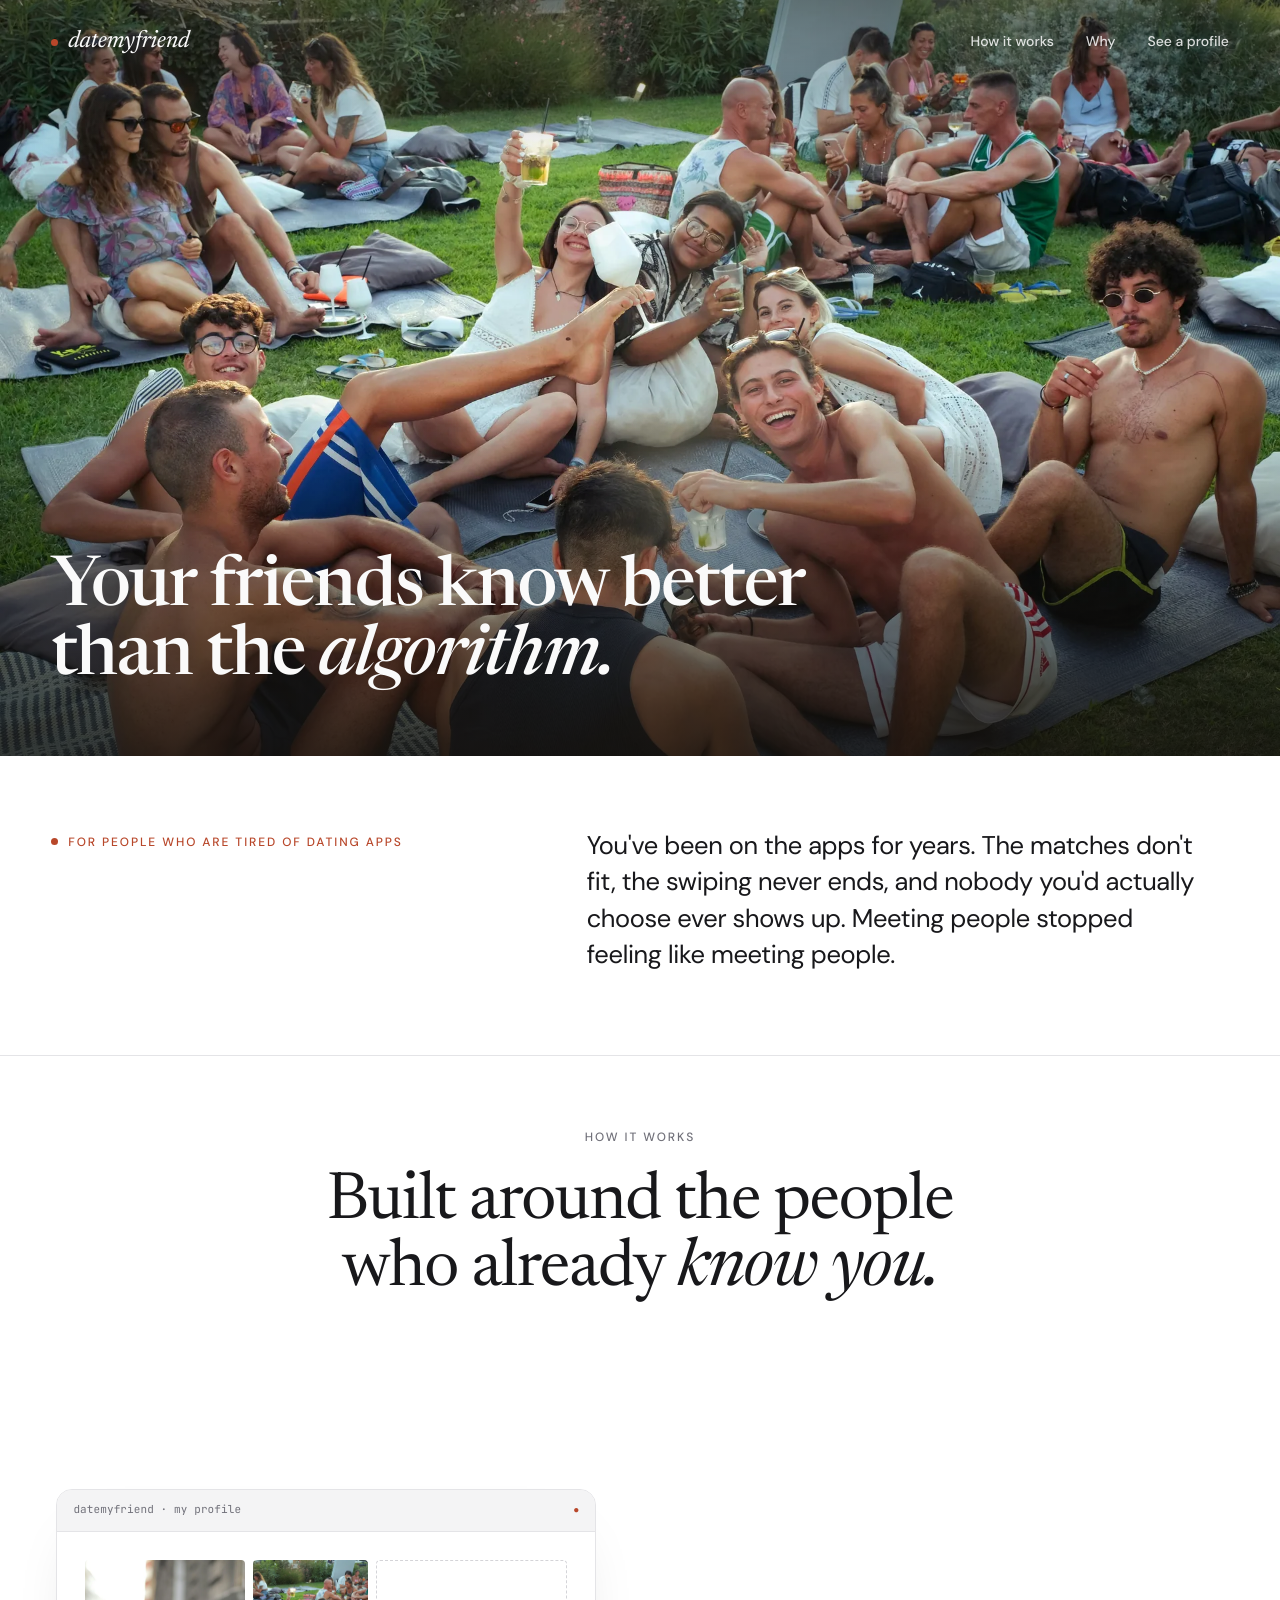
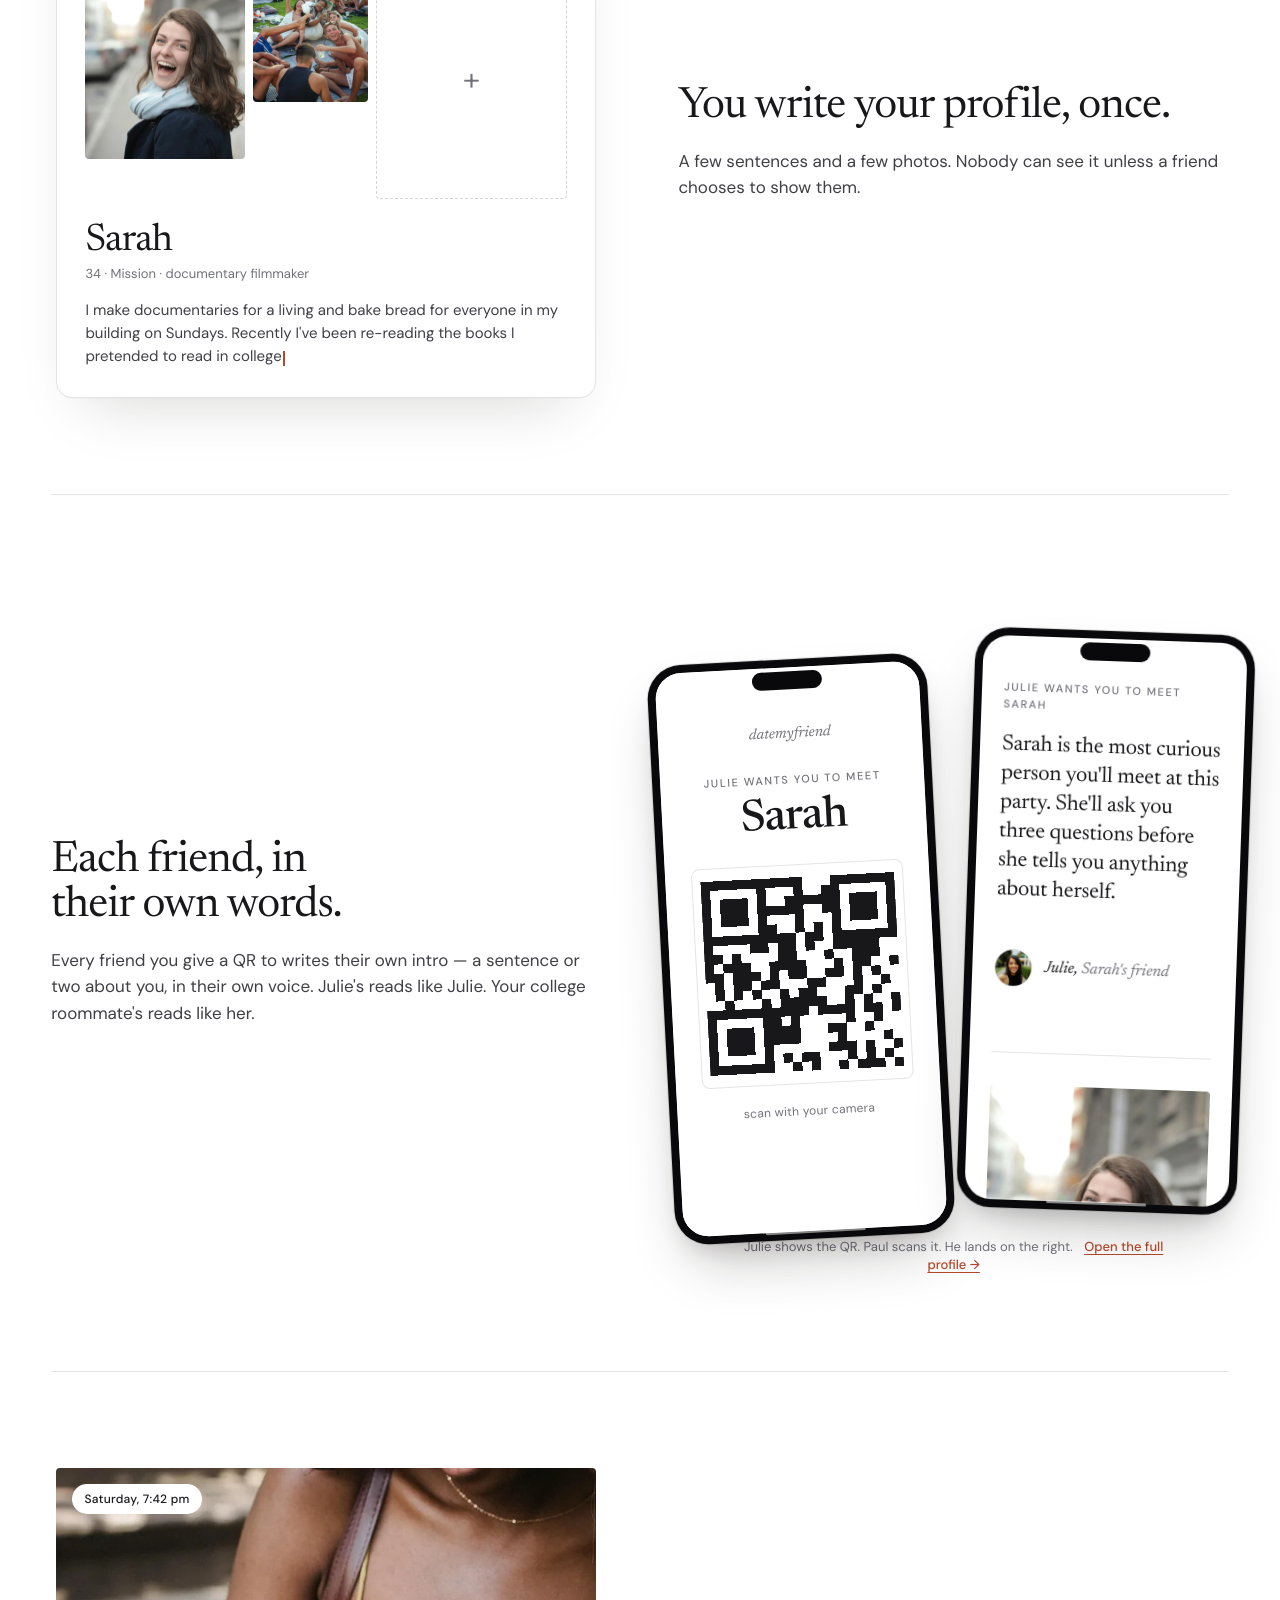
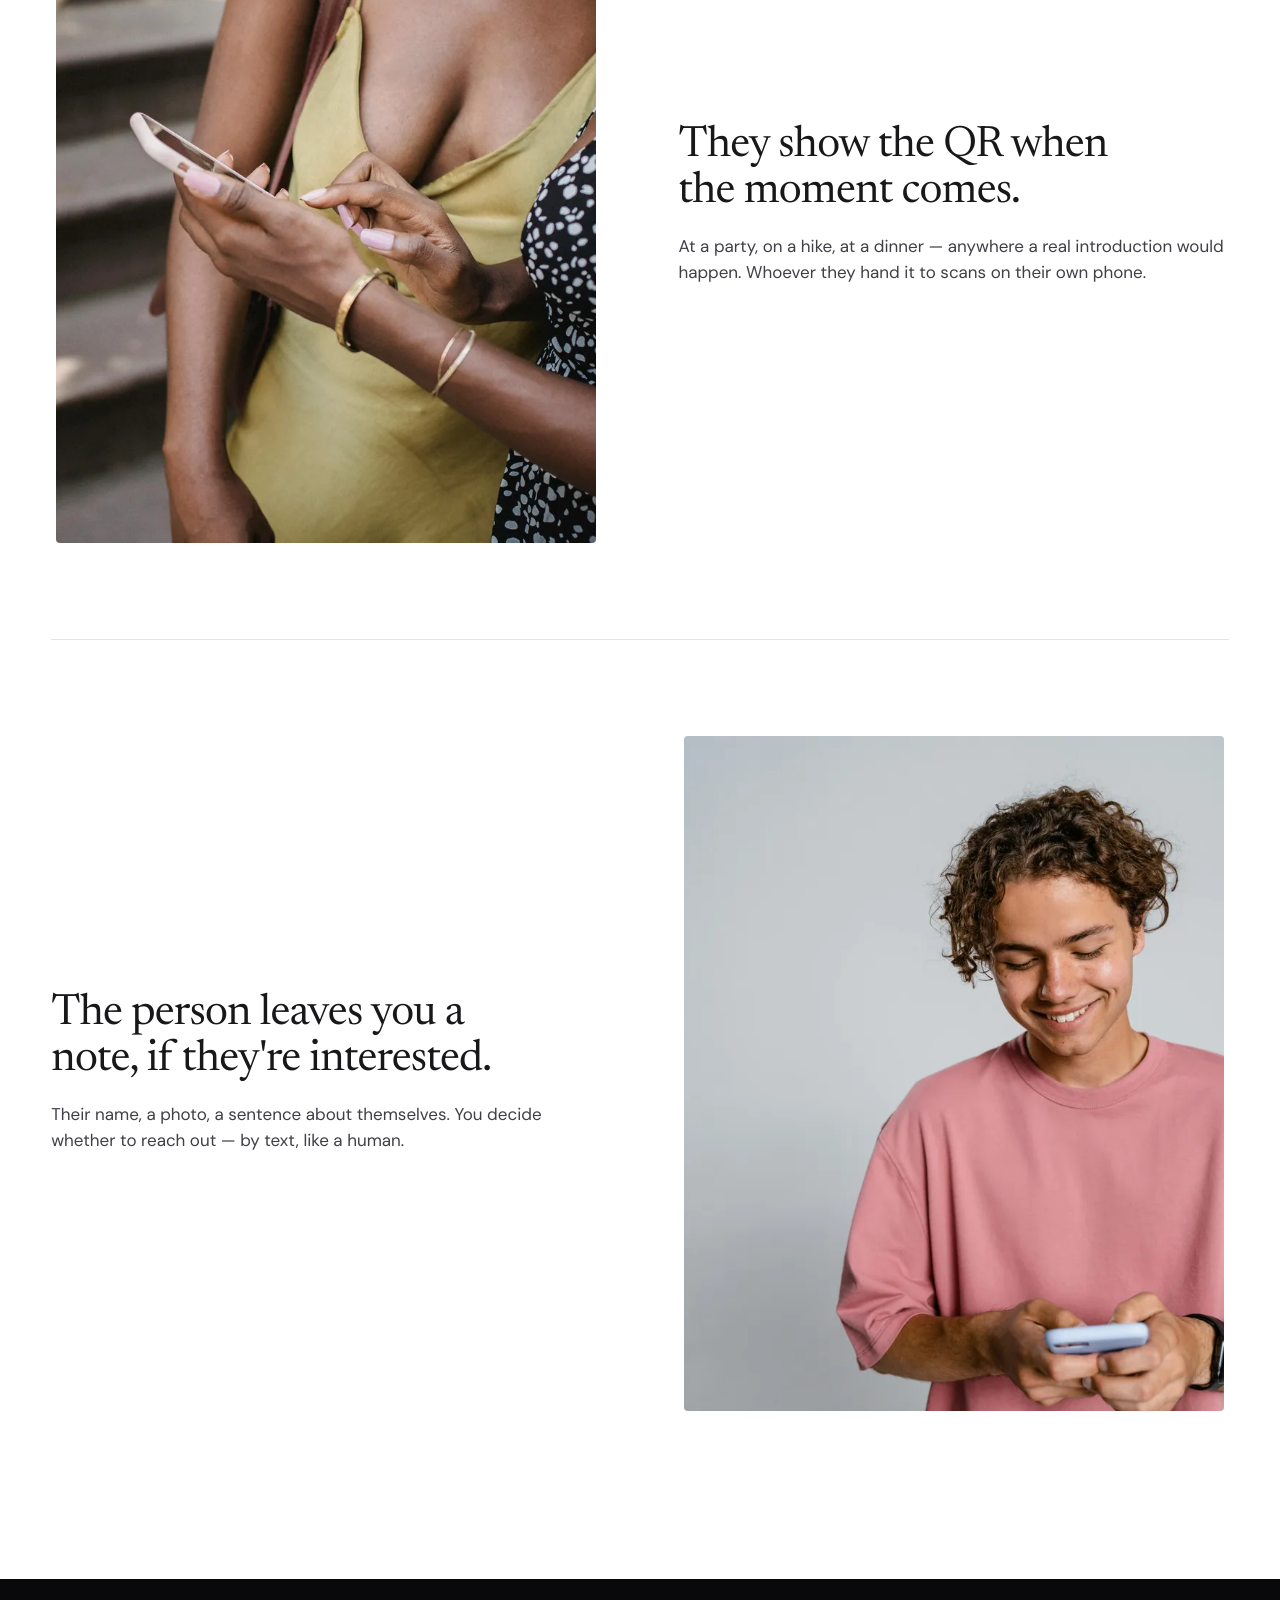
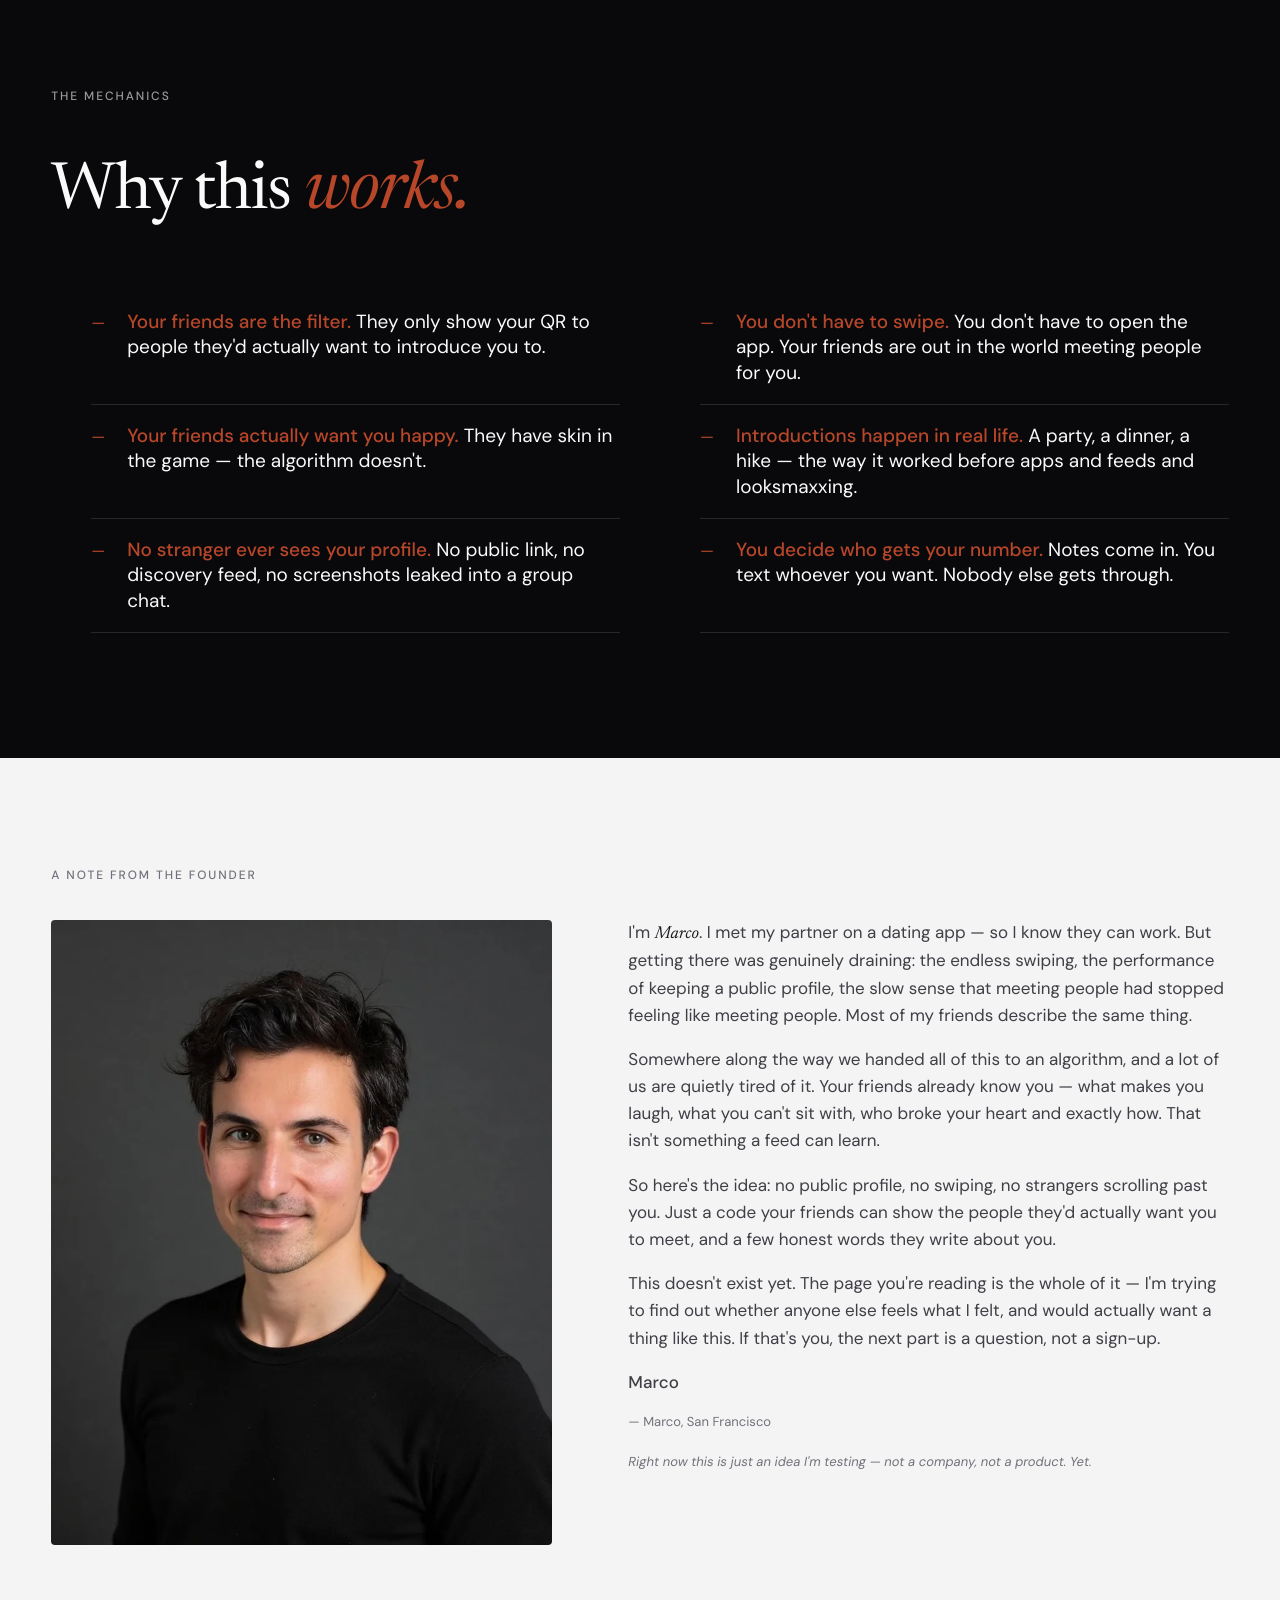
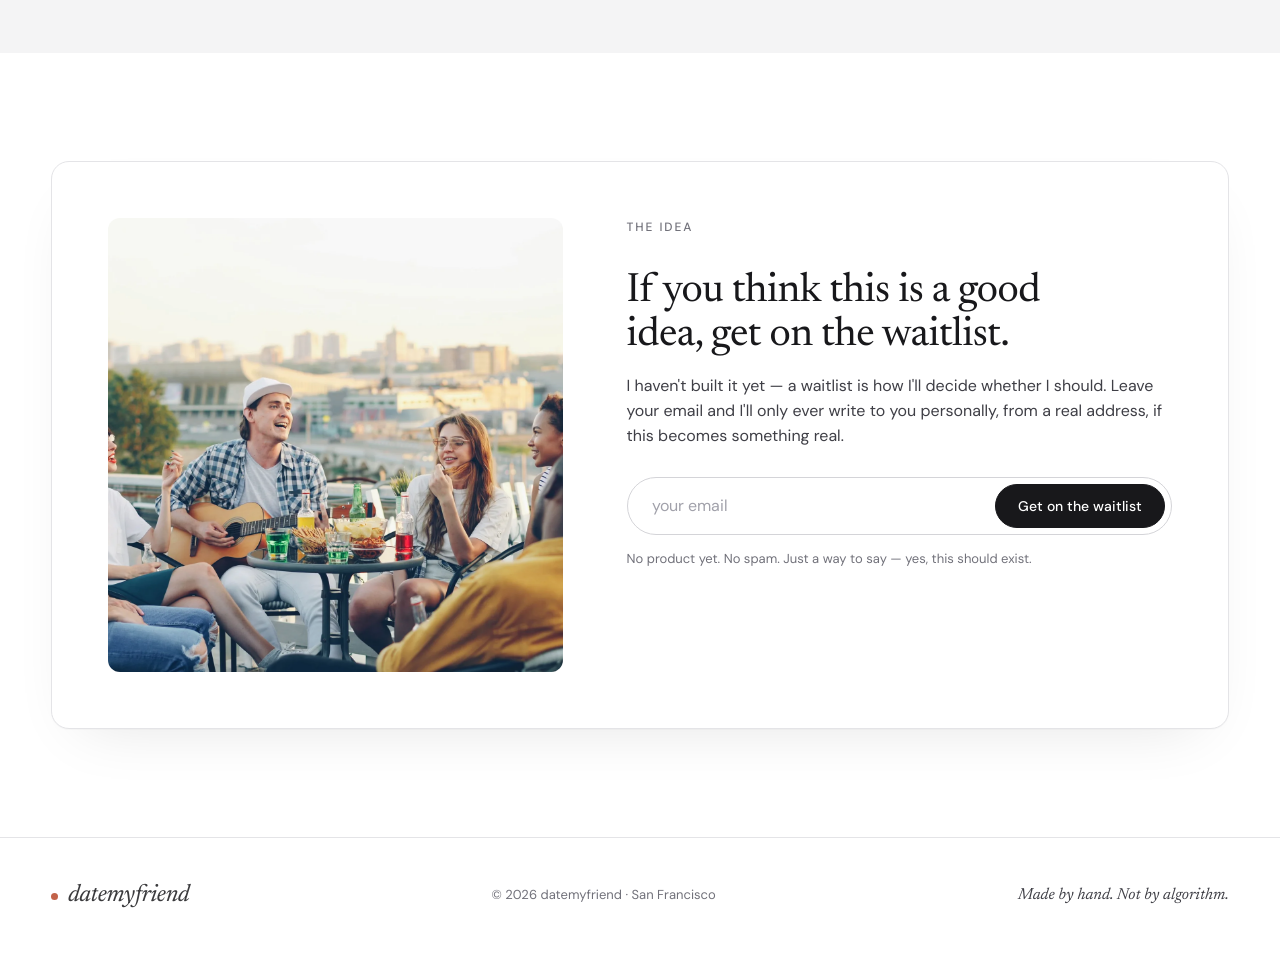
<file: index.html>
<!doctype html>
<html lang="en">
<head>
  <meta charset="utf-8" />
  <meta name="viewport" content="width=device-width, initial-scale=1" />
  <title>datemyfriend — a small, slow dating service</title>
  <meta name="description" content="A small, slow dating service that works through your actual friends." />

  <link rel="preconnect" href="https://fonts.googleapis.com" />
  <link rel="preconnect" href="https://fonts.gstatic.com" crossorigin />
  <link
    rel="stylesheet"
    href="https://fonts.googleapis.com/css2?family=Newsreader:ital,opsz,wght@0,6..72,300..700;1,6..72,300..700&family=DM+Sans:opsz,wght@9..40,400..700&family=JetBrains+Mono:wght@400;500;600&family=Caveat:wght@500;600&display=swap"
  />

  <link rel="stylesheet" href="styles.css" />
  <link rel="stylesheet" href="profile.css" />
</head>
<body>
  <div class="page">
    <!-- ── Header ────────────────────────────────────────────── -->
    <header class="site-header on-dark">
      <div class="container">
        <a class="brand" href="index.html">
          <span class="brand-dot" aria-hidden="true"></span>
          <span class="brand-mark">datemyfriend</span>
        </a>
        <nav class="nav-links" aria-label="primary">
          <a href="#how">How it works</a>
          <a href="#manifesto">Why</a>
          <a href="profile.html" target="_blank" rel="noreferrer">See a profile</a>
        </nav>
      </div>
    </header>

    <!-- ── 01 Hero ───────────────────────────────────────────── -->
    <section class="hero">
      <div class="hero__bg" aria-hidden="true">
        <img src="images/garden-party.webp" alt="" />
      </div>
      <div class="hero__inner">
        <div class="container">
          <h1 class="hero__headline">
            Your friends know better than the <em class="serif-italic">algorithm.</em>
          </h1>
        </div>
      </div>
    </section>

    <!-- ── 01b Lead-in ───────────────────────────────────────── -->
    <section class="lead-in">
      <div class="container">
        <div class="lead-in__grid">
          <div class="lead-in__left">
            <div class="eyebrow" style="margin-bottom:18px">For people who are tired of dating apps</div>
          </div>
          <div class="lead-in__right">
            <p class="lead-in__sub">
              You've been on the apps for years. The matches don't fit, the swiping
              never ends, and nobody you'd actually choose ever shows up. Meeting
              people stopped feeling like meeting people.
            </p>
          </div>
        </div>
      </div>
    </section>

    <!-- ── 02 How it works ───────────────────────────────────── -->
    <section class="section section-tight" id="how">
      <div class="container">
        <div style="text-align:center;margin-bottom:clamp(56px, 7vw, 96px)">
          <div class="eyebrow-muted" style="margin-bottom:24px">How it works</div>
          <h2 class="display-l" style="max-width:20ch;margin:0 auto">
            Built around the people who already <em class="serif-italic">know you.</em>
          </h2>
        </div>

        <!-- Step 1 — editor mock -->
        <div class="how-row">
          <div class="how-row__media">
            <div class="editor-mock">
              <div class="editor-mock__chrome">
                <div class="editor-mock__url">datemyfriend · my profile</div>
                <div class="editor-mock__lock" aria-hidden="true">●</div>
              </div>
              <div class="editor-mock__body">
                <div class="editor-mock__photos">
                  <div class="editor-mock__photo img-frame"><img src="images/sarah.webp" alt="" /></div>
                  <div class="editor-mock__photo img-frame"><img src="images/garden-party.webp" alt="" /></div>
                  <div class="editor-mock__photo editor-mock__photo--add"><span>+</span></div>
                </div>
                <div class="editor-mock__name">Sarah</div>
                <div class="editor-mock__details">34 · Mission · documentary filmmaker</div>
                <div class="editor-mock__bio">
                  I make documentaries for a living and bake bread for everyone in my building on Sundays.
                  Recently I've been re-reading the books I pretended to read in college<span class="caret" aria-hidden="true"></span>
                </div>
              </div>
            </div>
          </div>
          <div class="how-row__copy">
            <h3 class="how-row__title">You write your profile, once.</h3>
            <p class="how-row__body">A few sentences and a few photos. Nobody can see it unless a friend chooses to show them.</p>
          </div>
        </div>

        <!-- Step 2 — phone pair (Julie's QR + Paul's view) -->
        <div class="how-row reverse">
          <div class="how-row__media">
            <div class="phone-pair-wrap">
              <div class="phone-pair-clip">
                <div class="phone-pair" data-active="0">
                  <div class="phone-pair__slot is-active" role="button" tabindex="0" aria-label="Show Julie's QR · what she shows Paul">
                    <div class="phone-wrap" style="transform:rotate(0deg)">
                      <div class="phone">
                        <div class="phone__notch" aria-hidden="true"></div>
                        <div class="phone__screen">
                          <div class="qr-screen">
                            <div class="qr-screen__brand">datemyfriend</div>
                            <div class="qr-screen__title-row">
                              <div class="qr-screen__eyebrow">Julie wants you to meet</div>
                              <h3 class="qr-screen__title">Sarah</h3>
                            </div>
                            <div class="qr-screen__qr" role="img" aria-label="QR code to scan"><svg viewBox="0 0 21 21" width="100%" height="100%" preserveAspectRatio="xMidYMid meet" shape-rendering="crispEdges" fill="currentColor"><rect x="0" y="0" width="1" height="1"/><rect x="1" y="0" width="1" height="1"/><rect x="2" y="0" width="1" height="1"/><rect x="3" y="0" width="1" height="1"/><rect x="4" y="0" width="1" height="1"/><rect x="5" y="0" width="1" height="1"/><rect x="6" y="0" width="1" height="1"/><rect x="7" y="0" width="1" height="1"/><rect x="8" y="0" width="1" height="1"/><rect x="9" y="0" width="1" height="1"/><rect x="10" y="0" width="1" height="1"/><rect x="14" y="0" width="1" height="1"/><rect x="15" y="0" width="1" height="1"/><rect x="16" y="0" width="1" height="1"/><rect x="17" y="0" width="1" height="1"/><rect x="18" y="0" width="1" height="1"/><rect x="19" y="0" width="1" height="1"/><rect x="20" y="0" width="1" height="1"/><rect x="0" y="1" width="1" height="1"/><rect x="6" y="1" width="1" height="1"/><rect x="10" y="1" width="1" height="1"/><rect x="13" y="1" width="1" height="1"/><rect x="14" y="1" width="1" height="1"/><rect x="20" y="1" width="1" height="1"/><rect x="0" y="2" width="1" height="1"/><rect x="2" y="2" width="1" height="1"/><rect x="3" y="2" width="1" height="1"/><rect x="4" y="2" width="1" height="1"/><rect x="6" y="2" width="1" height="1"/><rect x="9" y="2" width="1" height="1"/><rect x="10" y="2" width="1" height="1"/><rect x="11" y="2" width="1" height="1"/><rect x="12" y="2" width="1" height="1"/><rect x="13" y="2" width="1" height="1"/><rect x="14" y="2" width="1" height="1"/><rect x="16" y="2" width="1" height="1"/><rect x="17" y="2" width="1" height="1"/><rect x="18" y="2" width="1" height="1"/><rect x="20" y="2" width="1" height="1"/><rect x="0" y="3" width="1" height="1"/><rect x="2" y="3" width="1" height="1"/><rect x="3" y="3" width="1" height="1"/><rect x="4" y="3" width="1" height="1"/><rect x="6" y="3" width="1" height="1"/><rect x="7" y="3" width="1" height="1"/><rect x="8" y="3" width="1" height="1"/><rect x="9" y="3" width="1" height="1"/><rect x="10" y="3" width="1" height="1"/><rect x="13" y="3" width="1" height="1"/><rect x="14" y="3" width="1" height="1"/><rect x="16" y="3" width="1" height="1"/><rect x="17" y="3" width="1" height="1"/><rect x="18" y="3" width="1" height="1"/><rect x="20" y="3" width="1" height="1"/><rect x="0" y="4" width="1" height="1"/><rect x="2" y="4" width="1" height="1"/><rect x="3" y="4" width="1" height="1"/><rect x="4" y="4" width="1" height="1"/><rect x="6" y="4" width="1" height="1"/><rect x="10" y="4" width="1" height="1"/><rect x="14" y="4" width="1" height="1"/><rect x="16" y="4" width="1" height="1"/><rect x="17" y="4" width="1" height="1"/><rect x="18" y="4" width="1" height="1"/><rect x="20" y="4" width="1" height="1"/><rect x="0" y="5" width="1" height="1"/><rect x="6" y="5" width="1" height="1"/><rect x="7" y="5" width="1" height="1"/><rect x="10" y="5" width="1" height="1"/><rect x="12" y="5" width="1" height="1"/><rect x="14" y="5" width="1" height="1"/><rect x="20" y="5" width="1" height="1"/><rect x="0" y="6" width="1" height="1"/><rect x="1" y="6" width="1" height="1"/><rect x="2" y="6" width="1" height="1"/><rect x="3" y="6" width="1" height="1"/><rect x="4" y="6" width="1" height="1"/><rect x="5" y="6" width="1" height="1"/><rect x="6" y="6" width="1" height="1"/><rect x="7" y="6" width="1" height="1"/><rect x="8" y="6" width="1" height="1"/><rect x="9" y="6" width="1" height="1"/><rect x="11" y="6" width="1" height="1"/><rect x="12" y="6" width="1" height="1"/><rect x="14" y="6" width="1" height="1"/><rect x="15" y="6" width="1" height="1"/><rect x="16" y="6" width="1" height="1"/><rect x="17" y="6" width="1" height="1"/><rect x="18" y="6" width="1" height="1"/><rect x="19" y="6" width="1" height="1"/><rect x="20" y="6" width="1" height="1"/><rect x="0" y="7" width="1" height="1"/><rect x="5" y="7" width="1" height="1"/><rect x="6" y="7" width="1" height="1"/><rect x="8" y="7" width="1" height="1"/><rect x="9" y="7" width="1" height="1"/><rect x="11" y="7" width="1" height="1"/><rect x="14" y="7" width="1" height="1"/><rect x="15" y="7" width="1" height="1"/><rect x="16" y="7" width="1" height="1"/><rect x="17" y="7" width="1" height="1"/><rect x="18" y="7" width="1" height="1"/><rect x="0" y="8" width="1" height="1"/><rect x="1" y="8" width="1" height="1"/><rect x="3" y="8" width="1" height="1"/><rect x="8" y="8" width="1" height="1"/><rect x="9" y="8" width="1" height="1"/><rect x="13" y="8" width="1" height="1"/><rect x="16" y="8" width="1" height="1"/><rect x="17" y="8" width="1" height="1"/><rect x="18" y="8" width="1" height="1"/><rect x="0" y="9" width="1" height="1"/><rect x="2" y="9" width="1" height="1"/><rect x="3" y="9" width="1" height="1"/><rect x="4" y="9" width="1" height="1"/><rect x="7" y="9" width="1" height="1"/><rect x="8" y="9" width="1" height="1"/><rect x="9" y="9" width="1" height="1"/><rect x="10" y="9" width="1" height="1"/><rect x="14" y="9" width="1" height="1"/><rect x="16" y="9" width="1" height="1"/><rect x="17" y="9" width="1" height="1"/><rect x="20" y="9" width="1" height="1"/><rect x="0" y="10" width="1" height="1"/><rect x="1" y="10" width="1" height="1"/><rect x="3" y="10" width="1" height="1"/><rect x="4" y="10" width="1" height="1"/><rect x="5" y="10" width="1" height="1"/><rect x="7" y="10" width="1" height="1"/><rect x="9" y="10" width="1" height="1"/><rect x="10" y="10" width="1" height="1"/><rect x="13" y="10" width="1" height="1"/><rect x="14" y="10" width="1" height="1"/><rect x="16" y="10" width="1" height="1"/><rect x="18" y="10" width="1" height="1"/><rect x="1" y="11" width="1" height="1"/><rect x="3" y="11" width="1" height="1"/><rect x="4" y="11" width="1" height="1"/><rect x="6" y="11" width="1" height="1"/><rect x="7" y="11" width="1" height="1"/><rect x="11" y="11" width="1" height="1"/><rect x="12" y="11" width="1" height="1"/><rect x="16" y="11" width="1" height="1"/><rect x="19" y="11" width="1" height="1"/><rect x="1" y="12" width="1" height="1"/><rect x="3" y="12" width="1" height="1"/><rect x="5" y="12" width="1" height="1"/><rect x="8" y="12" width="1" height="1"/><rect x="10" y="12" width="1" height="1"/><rect x="11" y="12" width="1" height="1"/><rect x="15" y="12" width="1" height="1"/><rect x="16" y="12" width="1" height="1"/><rect x="18" y="12" width="1" height="1"/><rect x="2" y="13" width="1" height="1"/><rect x="6" y="13" width="1" height="1"/><rect x="8" y="13" width="1" height="1"/><rect x="9" y="13" width="1" height="1"/><rect x="10" y="13" width="1" height="1"/><rect x="11" y="13" width="1" height="1"/><rect x="12" y="13" width="1" height="1"/><rect x="15" y="13" width="1" height="1"/><rect x="17" y="13" width="1" height="1"/><rect x="20" y="13" width="1" height="1"/><rect x="0" y="14" width="1" height="1"/><rect x="1" y="14" width="1" height="1"/><rect x="2" y="14" width="1" height="1"/><rect x="3" y="14" width="1" height="1"/><rect x="4" y="14" width="1" height="1"/><rect x="5" y="14" width="1" height="1"/><rect x="6" y="14" width="1" height="1"/><rect x="7" y="14" width="1" height="1"/><rect x="8" y="14" width="1" height="1"/><rect x="9" y="14" width="1" height="1"/><rect x="10" y="14" width="1" height="1"/><rect x="12" y="14" width="1" height="1"/><rect x="13" y="14" width="1" height="1"/><rect x="14" y="14" width="1" height="1"/><rect x="15" y="14" width="1" height="1"/><rect x="17" y="14" width="1" height="1"/><rect x="18" y="14" width="1" height="1"/><rect x="20" y="14" width="1" height="1"/><rect x="0" y="15" width="1" height="1"/><rect x="6" y="15" width="1" height="1"/><rect x="7" y="15" width="1" height="1"/><rect x="9" y="15" width="1" height="1"/><rect x="15" y="15" width="1" height="1"/><rect x="18" y="15" width="1" height="1"/><rect x="0" y="16" width="1" height="1"/><rect x="2" y="16" width="1" height="1"/><rect x="3" y="16" width="1" height="1"/><rect x="4" y="16" width="1" height="1"/><rect x="6" y="16" width="1" height="1"/><rect x="7" y="16" width="1" height="1"/><rect x="8" y="16" width="1" height="1"/><rect x="9" y="16" width="1" height="1"/><rect x="13" y="16" width="1" height="1"/><rect x="14" y="16" width="1" height="1"/><rect x="17" y="16" width="1" height="1"/><rect x="0" y="17" width="1" height="1"/><rect x="2" y="17" width="1" height="1"/><rect x="3" y="17" width="1" height="1"/><rect x="4" y="17" width="1" height="1"/><rect x="6" y="17" width="1" height="1"/><rect x="7" y="17" width="1" height="1"/><rect x="8" y="17" width="1" height="1"/><rect x="9" y="17" width="1" height="1"/><rect x="14" y="17" width="1" height="1"/><rect x="19" y="17" width="1" height="1"/><rect x="0" y="18" width="1" height="1"/><rect x="2" y="18" width="1" height="1"/><rect x="3" y="18" width="1" height="1"/><rect x="4" y="18" width="1" height="1"/><rect x="6" y="18" width="1" height="1"/><rect x="13" y="18" width="1" height="1"/><rect x="14" y="18" width="1" height="1"/><rect x="15" y="18" width="1" height="1"/><rect x="17" y="18" width="1" height="1"/><rect x="20" y="18" width="1" height="1"/><rect x="0" y="19" width="1" height="1"/><rect x="6" y="19" width="1" height="1"/><rect x="8" y="19" width="1" height="1"/><rect x="10" y="19" width="1" height="1"/><rect x="11" y="19" width="1" height="1"/><rect x="15" y="19" width="1" height="1"/><rect x="17" y="19" width="1" height="1"/><rect x="19" y="19" width="1" height="1"/><rect x="0" y="20" width="1" height="1"/><rect x="1" y="20" width="1" height="1"/><rect x="2" y="20" width="1" height="1"/><rect x="3" y="20" width="1" height="1"/><rect x="4" y="20" width="1" height="1"/><rect x="5" y="20" width="1" height="1"/><rect x="6" y="20" width="1" height="1"/><rect x="9" y="20" width="1" height="1"/><rect x="11" y="20" width="1" height="1"/><rect x="14" y="20" width="1" height="1"/><rect x="16" y="20" width="1" height="1"/><rect x="17" y="20" width="1" height="1"/><rect x="18" y="20" width="1" height="1"/><rect x="20" y="20" width="1" height="1"/></svg></div>
                            <div class="qr-screen__hint">scan with your camera</div>
                          </div>
                        </div>
                        <div class="phone__home" aria-hidden="true"></div>
                      </div>
                    </div>
                  </div>
                  <div class="phone-pair__slot" role="button" tabindex="0" aria-label="Show Paul's view · after scanning">
                    <div class="phone-wrap" style="transform:rotate(0deg)">
                      <div class="phone">
                        <div class="phone__notch" aria-hidden="true"></div>
                        <div class="phone__screen">
                          <article class="profile-card">
                            <section class="profile-endorsement">
                              <div class="profile-endorsement__label eyebrow-muted">Julie wants you to meet Sarah</div>
                              <blockquote class="profile-endorsement__text">Sarah is the most curious person you'll meet at this party. She'll ask you three questions before she tells you anything about herself.</blockquote>
                              <div class="profile-endorsement__sig">
                                <span class="profile-endorsement__sig-avatar" aria-hidden="true"><img src="images/julie.webp" alt="" /></span>
                                <span class="profile-endorsement__sig-name">Julie, <span class="profile-endorsement__sig-rel">Sarah's friend</span></span>
                              </div>
                            </section>
                            <hr class="profile-rule" />
                            <section class="profile-meet">
                              <div class="profile-meet__photos">
                                <div class="profile-meet__photo img-frame"><img src="images/sarah.webp" alt="" /></div>
                              </div>
                              <h1 class="profile-meet__name">Sarah</h1>
                              <div class="profile-meet__details caption">34 · Mission · documentary filmmaker</div>
                              <p class="profile-meet__bio">I make documentaries for a living and bake bread on Sundays. Looking for someone with their own thing going on.</p>
                            </section>
                          </article>
                        </div>
                        <div class="phone__home" aria-hidden="true"></div>
                      </div>
                    </div>
                  </div>
                </div>
              </div>

              <div class="phone-pair__nav" aria-label="Phone view selector">
                <button class="phone-pair__arrow" data-dir="prev" disabled aria-label="Previous">
                  <svg viewBox="0 0 24 24" width="20" height="20" fill="none" stroke="currentColor" stroke-width="1.5" stroke-linecap="round" stroke-linejoin="round" style="transform:scaleX(-1)"><path d="M5 12h14"/><path d="M13 6l6 6-6 6"/></svg>
                </button>
                <div class="phone-pair__dots" role="tablist">
                  <button class="phone-pair__dot is-active" role="tab" aria-selected="true" aria-label="Julie's QR · what she shows Paul"></button>
                  <button class="phone-pair__dot" role="tab" aria-selected="false" aria-label="Paul's view · after scanning"></button>
                </div>
                <button class="phone-pair__arrow" data-dir="next" aria-label="Next">
                  <svg viewBox="0 0 24 24" width="20" height="20" fill="none" stroke="currentColor" stroke-width="1.5" stroke-linecap="round" stroke-linejoin="round"><path d="M5 12h14"/><path d="M13 6l6 6-6 6"/></svg>
                </button>
              </div>

              <div class="how-row__caption caption phone-pair__caption">
                Julie shows the QR. Paul scans it. He lands on the right.
                <a href="profile.html" target="_blank" rel="noreferrer" class="how-row__link">Open the full profile →</a>
              </div>
            </div>
          </div>
          <div class="how-row__copy">
            <h3 class="how-row__title">Each friend, in their own words.</h3>
            <p class="how-row__body">Every friend you give a QR to writes their own intro — a sentence or two about you, in their own voice. Julie's reads like Julie. Your college roommate's reads like her.</p>
          </div>
        </div>

        <!-- Step 3 — phone-hands photo -->
        <div class="how-row">
          <div class="how-row__media">
            <div class="how-row__photo img-frame">
              <img src="images/phone-hands.webp" alt="Someone holding a phone, about to scan a QR." />
              <div class="badge">Saturday, 7:42 pm</div>
            </div>
          </div>
          <div class="how-row__copy">
            <h3 class="how-row__title">They show the QR when the moment comes.</h3>
            <p class="how-row__body">At a party, on a hike, at a dinner — anywhere a real introduction would happen. Whoever they hand it to scans on their own phone.</p>
          </div>
        </div>

        <!-- Step 4 — paul photo -->
        <div class="how-row reverse">
          <div class="how-row__media">
            <div class="how-row__photo img-frame">
              <img src="images/paul.webp" alt="Paul, smiling and reading a note on his phone." />
            </div>
          </div>
          <div class="how-row__copy">
            <h3 class="how-row__title">The person leaves you a note, if they're interested.</h3>
            <p class="how-row__body">Their name, a photo, a sentence about themselves. You decide whether to reach out — by text, like a human.</p>
          </div>
        </div>
      </div>
    </section>

    <!-- ── 03 Why this works (dark) ──────────────────────────── -->
    <section class="section section-dark">
      <div class="container">
        <div class="eyebrow-on-dark" style="margin-bottom:28px">The mechanics</div>
        <h2 class="display-l" style="max-width:14ch;margin-bottom:64px;color:var(--on-dark)">
          Why this <em class="serif-italic" style="color:var(--accent)">works.</em>
        </h2>
        <ul class="nots">
          <li class="not"><span class="dash" aria-hidden="true">—</span><span><span class="not__lead">Your friends are the filter.</span> They only show your QR to people they'd actually want to introduce you to.</span></li>
          <li class="not"><span class="dash" aria-hidden="true">—</span><span><span class="not__lead">You don't have to swipe.</span> You don't have to open the app. Your friends are out in the world meeting people for you.</span></li>
          <li class="not"><span class="dash" aria-hidden="true">—</span><span><span class="not__lead">Your friends actually want you happy.</span> They have skin in the game — the algorithm doesn't.</span></li>
          <li class="not"><span class="dash" aria-hidden="true">—</span><span><span class="not__lead">Introductions happen in real life.</span> A party, a dinner, a hike — the way it worked before apps and feeds and looksmaxxing.</span></li>
          <li class="not"><span class="dash" aria-hidden="true">—</span><span><span class="not__lead">No stranger ever sees your profile.</span> No public link, no discovery feed, no screenshots leaked into a group chat.</span></li>
          <li class="not"><span class="dash" aria-hidden="true">—</span><span><span class="not__lead">You decide who gets your number.</span> Notes come in. You text whoever you want. Nobody else gets through.</span></li>
        </ul>
      </div>
    </section>

    <!-- ── 04 A note from the founder (manifesto folded in) ──── -->
    <section class="section section-sand" id="manifesto">
      <div class="container">
        <div class="eyebrow-muted" style="margin-bottom:36px">A note from the founder</div>
        <div class="founder">
          <div class="founder-photo img-frame">
            <img src="images/marco.webp" alt="Marco, founder of datemyfriend." />
          </div>
          <div class="founder-body">
            <p>I'm <em>Marco</em>. I met my partner on a dating app — so I know they can work. But getting there was genuinely draining: the endless swiping, the performance of keeping a public profile, the slow sense that meeting people had stopped feeling like meeting people. Most of my friends describe the same thing.</p>
            <p>Somewhere along the way we handed all of this to an algorithm, and a lot of us are quietly tired of it. Your friends already know you — what makes you laugh, what you can't sit with, who broke your heart and exactly how. That isn't something a feed can learn.</p>
            <p>So here's the idea: no public profile, no swiping, no strangers scrolling past you. Just a code your friends can show the people they'd actually want you to meet, and a few honest words they write about you.</p>
            <p>This doesn't exist yet. The page you're reading is the whole of it — I'm trying to find out whether anyone else feels what I felt, and would actually want a thing like this. If that's you, the next part is a question, not a sign-up.</p>
            <p class="sig"><a href="https://www.marcolamina.me/" target="_blank" rel="noopener">Marco</a></p>
            <div class="caption" style="margin-top:4px">— Marco, San Francisco</div>
            <div class="caption" style="margin-top:22px;font-style:italic;color:var(--ink-3)">Right now this is just an idea I'm testing — not a company, not a product. Yet.</div>
          </div>
        </div>
      </div>
    </section>

    <!-- ── 06 The ask (waitlist) ─────────────────────────────── -->
    <section class="section" id="ask">
      <div class="container">
        <div class="ask-wrap">
          <div class="ask-photo img-frame">
            <img src="images/rooftop.webp" alt="" />
          </div>

          <div class="ask-form-wrap">
            <div class="fade-in" data-stage="ask">
              <div class="eyebrow-muted" style="margin-bottom:18px">The idea</div>
              <h2 class="display-m" style="margin-bottom:16px;max-width:22ch">If you think this is a good idea, get on the waitlist.</h2>
              <p class="body" style="margin-bottom:28px;max-width:36rem">
                I haven't built it yet — a waitlist is how I'll decide whether I should. Leave your
                email and I'll only ever write to you personally, from a real address, if this
                becomes something real.
              </p>
              <form class="form-inline" data-form="ask">
                <input class="input" type="email" required placeholder="your email" aria-label="email address" />
                <button class="btn" type="submit">Get on the waitlist</button>
              </form>
              <p class="caption" style="margin-top:16px">No product yet. No spam. Just a way to say — yes, this should exist.</p>
            </div>

            <div class="fade-in" data-stage="matchmaker" hidden>
              <div class="eyebrow-muted" style="margin-bottom:18px">One more thing</div>
              <h2 class="display-m" style="margin-bottom:16px;max-width:22ch">You're on the list. Now — one honest question.</h2>
              <p class="body" style="margin-bottom:24px;max-width:40rem;text-wrap:pretty">
                If this ever becomes real, who's the friend you'd actually trust to do this for you?
                The one with the best instinct for who you'd click with. Tell me — it helps me
                understand whether the idea even holds.
              </p>
              <form style="display:grid;gap:12px;max-width:460px" data-form="matchmaker">
                <input class="input" type="text" placeholder="friend's name" aria-label="friend's name" />
                <input class="input" type="text" placeholder="their email or phone" aria-label="friend's contact" />
                <div style="display:flex;gap:12px;align-items:center;margin-top:6px">
                  <button class="btn" type="submit">Tell me</button>
                  <button class="btn-link" type="button" data-skip>Skip for now</button>
                </div>
              </form>
            </div>

            <div class="fade-in" data-stage="done" hidden>
              <div class="eyebrow-muted" style="margin-bottom:18px">That's it</div>
              <h2 class="display-m" style="margin-bottom:18px;max-width:22ch">Thank you — that's a real signal.</h2>
              <p class="body" style="max-width:36rem">If enough people feel the same way, I'll build it, and you'll hear from me directly.</p>
              <p class="caption" style="margin-top:24px">— Marco</p>
            </div>
          </div>
        </div>
      </div>
    </section>

    <!-- ── Footer ────────────────────────────────────────────── -->
    <footer class="site-footer">
      <div class="container">
        <div class="brand" style="opacity:0.85">
          <span class="brand-dot" aria-hidden="true"></span>
          <span class="brand-mark">datemyfriend</span>
        </div>
        <div class="caption">© 2026 datemyfriend · San Francisco</div>
        <div class="caption" style="font-family:var(--serif);font-style:italic;font-size:16px;color:var(--ink-2)">Made by hand. Not by algorithm.</div>
      </div>
    </footer>
  </div>

  <script>
    (function () {
      // ── Waitlist email stage machine (ask → matchmaker → done) ──
      var wrap = document.querySelector('.ask-form-wrap');
      if (wrap) {
        var stages = {
          ask: wrap.querySelector('[data-stage="ask"]'),
          matchmaker: wrap.querySelector('[data-stage="matchmaker"]'),
          done: wrap.querySelector('[data-stage="done"]')
        };
        var show = function (name) {
          Object.keys(stages).forEach(function (k) {
            if (stages[k]) stages[k].hidden = (k !== name);
          });
        };
        var askForm = wrap.querySelector('[data-form="ask"]');
        if (askForm) askForm.addEventListener('submit', function (e) {
          e.preventDefault();
          var email = askForm.querySelector('input[type=email]');
          if (email && email.value.trim()) show('matchmaker');
        });
        var mmForm = wrap.querySelector('[data-form="matchmaker"]');
        if (mmForm) mmForm.addEventListener('submit', function (e) { e.preventDefault(); show('done'); });
        var skip = wrap.querySelector('[data-skip]');
        if (skip) skip.addEventListener('click', function () { show('done'); });
      }

      // ── Phone-pair carousel (mobile arrows / dots) ──
      var roots = document.querySelectorAll('.phone-pair-wrap');
      Array.prototype.forEach.call(roots, function (root) {
        var track = root.querySelector('.phone-pair');
        var slots = Array.prototype.slice.call(root.querySelectorAll('.phone-pair__slot'));
        var dots = Array.prototype.slice.call(root.querySelectorAll('.phone-pair__dot'));
        var prev = root.querySelector('.phone-pair__arrow[data-dir="prev"]');
        var next = root.querySelector('.phone-pair__arrow[data-dir="next"]');
        var last = slots.length - 1;
        var active = 0;
        var render = function () {
          if (track) track.setAttribute('data-active', active);
          slots.forEach(function (s, i) { s.classList.toggle('is-active', i === active); });
          dots.forEach(function (d, i) {
            d.classList.toggle('is-active', i === active);
            d.setAttribute('aria-selected', i === active ? 'true' : 'false');
          });
          if (prev) prev.disabled = active === 0;
          if (next) next.disabled = active === last;
        };
        slots.forEach(function (s, i) { s.addEventListener('click', function () { active = i; render(); }); });
        dots.forEach(function (d, i) { d.addEventListener('click', function () { active = i; render(); }); });
        if (prev) prev.addEventListener('click', function () { active = Math.max(0, active - 1); render(); });
        if (next) next.addEventListener('click', function () { active = Math.min(last, active + 1); render(); });
        render();
      });
    })();
  </script>
</body>
</html>
</file>
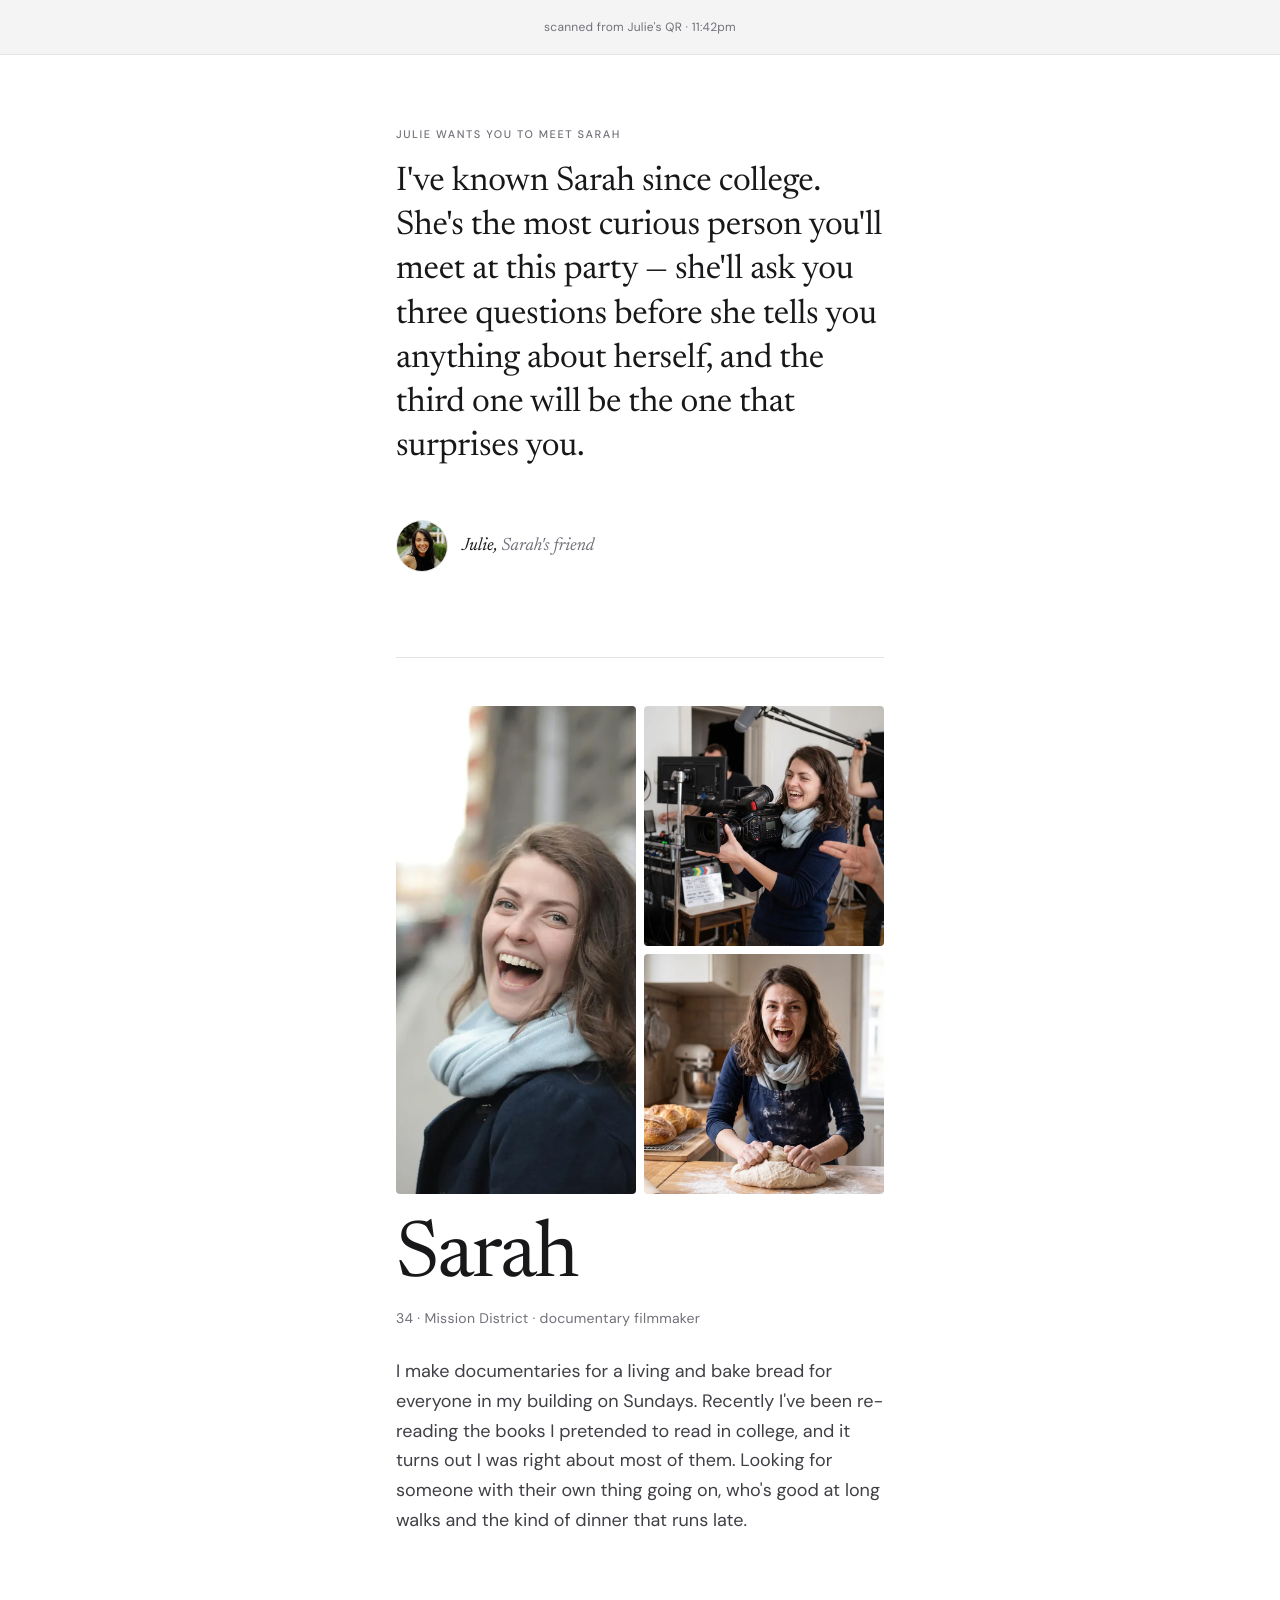
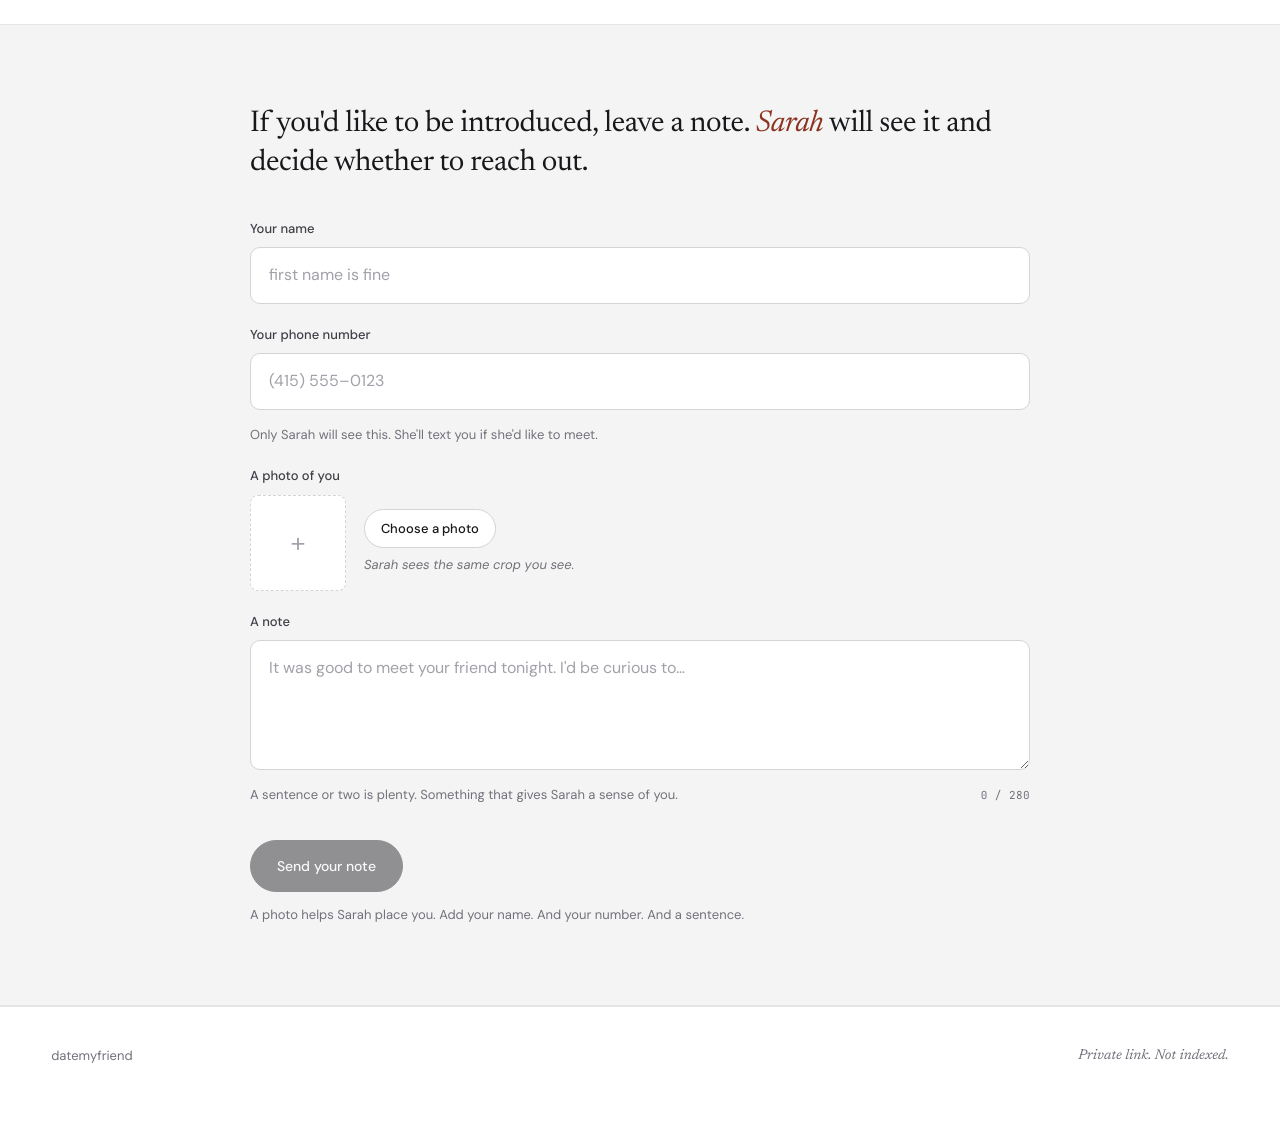
<file: profile.html>
<!doctype html>
<html lang="en">
<head>
  <meta charset="utf-8" />
  <meta name="viewport" content="width=device-width, initial-scale=1" />
  <title>datemyfriend — a note from Julie</title>
  <meta name="robots" content="noindex,nofollow" />

  <link rel="preconnect" href="https://fonts.googleapis.com" />
  <link rel="preconnect" href="https://fonts.gstatic.com" crossorigin />
  <link
    rel="stylesheet"
    href="https://fonts.googleapis.com/css2?family=Newsreader:ital,opsz,wght@0,6..72,300..700;1,6..72,300..700&family=DM+Sans:opsz,wght@9..40,400..700&family=JetBrains+Mono:wght@400;500;600&family=Caveat:wght@500;600&display=swap"
  />

  <link rel="stylesheet" href="styles.css" />
  <link rel="stylesheet" href="profile.css" />
</head>
<body>
  <div class="profile-page-wrap">
    <div class="scanned-hint">
      <span class="caption">scanned from Julie's QR · 11:42pm</span>
    </div>

    <div data-view>
      <!-- ── Profile card (in-page) ──────────────────────────── -->
      <article class="profile-card in-page">
        <section class="profile-endorsement">
          <div class="profile-endorsement__label eyebrow-muted">Julie wants you to meet Sarah</div>
          <blockquote class="profile-endorsement__text">I've known Sarah since college. She's the most curious person you'll meet at this party — she'll ask you three questions before she tells you anything about herself, and the third one will be the one that surprises you.</blockquote>
          <div class="profile-endorsement__sig">
            <span class="profile-endorsement__sig-avatar" aria-hidden="true"><img src="images/julie.webp" alt="" /></span>
            <span class="profile-endorsement__sig-name">Julie, <span class="profile-endorsement__sig-rel">Sarah's friend</span></span>
          </div>
        </section>

        <hr class="profile-rule" />

        <section class="profile-meet">
          <div class="profile-meet__photos">
            <div class="profile-meet__photo img-frame"><img src="images/sarah.webp" alt="" /></div>
            <div class="profile-meet__photo img-frame"><img src="images/sarah-filming.webp" alt="" /></div>
            <div class="profile-meet__photo img-frame"><img src="images/sarah-baking.webp" alt="" /></div>
          </div>
          <h1 class="profile-meet__name">Sarah</h1>
          <div class="profile-meet__details caption">34 · Mission District · documentary filmmaker</div>
          <p class="profile-meet__bio">I make documentaries for a living and bake bread for everyone in my building on Sundays. Recently I've been re-reading the books I pretended to read in college, and it turns out I was right about most of them. Looking for someone with their own thing going on, who's good at long walks and the kind of dinner that runs late.</p>
        </section>
      </article>

      <!-- ── Note form ───────────────────────────────────────── -->
      <section class="profile-form">
        <div class="container-narrow" style="padding:0">
          <p class="form-intro">
            If you'd like to be introduced, leave a note. <em>Sarah</em> will see it
            and decide whether to reach out.
          </p>

          <form data-profile-form>
            <div class="field">
              <label for="p-name">Your name</label>
              <input id="p-name" class="input" type="text" placeholder="first name is fine" />
            </div>

            <div class="field">
              <label for="p-phone">Your phone number</label>
              <input id="p-phone" class="input" type="tel" inputmode="tel" autocomplete="tel" placeholder="(415) 555–0123" />
              <div class="helper" style="flex-direction:row">
                <span>Only Sarah will see this. She'll text you if she'd like to meet.</span>
              </div>
            </div>

            <div class="field">
              <label>A photo of you</label>
              <div class="photo-upload">
                <div class="photo-upload__preview">
                  <span class="placeholder">+</span>
                </div>
                <div class="photo-upload__label">
                  <input type="file" accept="image/*" data-photo-input />
                  <button type="button" class="photo-upload__btn" data-photo-btn>Choose a photo</button>
                  <span class="photo-upload__hint">Sarah sees the same crop you see.</span>
                </div>
              </div>
            </div>

            <div class="field">
              <label for="p-note">A note</label>
              <textarea id="p-note" class="textarea" maxlength="320" placeholder="It was good to meet your friend tonight. I'd be curious to…"></textarea>
              <div class="helper">
                <span>A sentence or two is plenty. Something that gives Sarah a sense of you.</span>
                <span class="count">0 / 280</span>
              </div>
            </div>

            <button class="btn" type="submit" data-submit disabled style="margin-top:12px;opacity:0.45;cursor:not-allowed" title="Add a name, a photo, and a note first.">Send your note</button>

            <div class="helper" data-hints style="margin-top:14px">A photo helps Sarah place you. Add your name. And your number. And a sentence.</div>
          </form>
        </div>
      </section>

      <footer class="site-footer">
        <div class="container">
          <div class="caption">datemyfriend</div>
          <div class="caption" style="font-family:var(--serif);font-style:italic;letter-spacing:0;font-size:14px">Private link. Not indexed.</div>
        </div>
      </footer>
    </div>

    <!-- ── Confirmation ──────────────────────────────────────── -->
    <div class="profile-confirm fade-in" data-confirm hidden>
      <div class="mark" aria-hidden="true">·</div>
      <h2>We've passed your note along to Sarah.</h2>
      <p>If she wants to be in touch, you'll hear from her by text.</p>
      <p style="margin-top:28px;font-style:italic">That's it. No app, no inbox, no waiting screen.<br />Go enjoy your night.</p>
      <div style="margin-top:56px"><a href="index.html" class="btn-link">← back to datemyfriend</a></div>
    </div>
  </div>

  <script>
    (function () {
      var form = document.querySelector('[data-profile-form]');
      if (!form) return;
      var nameI = document.getElementById('p-name');
      var phoneI = document.getElementById('p-phone');
      var noteI = document.getElementById('p-note');
      var fileI = form.querySelector('[data-photo-input]');
      var photoBtn = form.querySelector('[data-photo-btn]');
      var preview = form.querySelector('.photo-upload__preview');
      var hint = form.querySelector('.photo-upload__hint');
      var countEl = form.querySelector('.count');
      var submit = form.querySelector('[data-submit]');
      var hints = form.querySelector('[data-hints]');
      var hasPhoto = false;

      var isReady = function () {
        return nameI.value.trim() && phoneI.value.trim() && noteI.value.trim() && hasPhoto;
      };

      var update = function () {
        var ready = isReady();
        submit.disabled = !ready;
        submit.style.opacity = ready ? '1' : '0.45';
        submit.style.cursor = ready ? 'pointer' : 'not-allowed';
        submit.title = ready ? '' : 'Add a name, a photo, and a note first.';
        if (ready) {
          hints.hidden = true;
        } else {
          hints.hidden = false;
          var s = '';
          if (!hasPhoto) s += 'A photo helps Sarah place you. ';
          if (!nameI.value.trim()) s += 'Add your name. ';
          if (!phoneI.value.trim()) s += 'And your number. ';
          if (!noteI.value.trim()) s += 'And a sentence.';
          hints.textContent = s;
        }
      };

      photoBtn.addEventListener('click', function () { fileI.click(); });
      fileI.addEventListener('change', function (e) {
        var file = e.target.files && e.target.files[0];
        if (!file) return;
        var reader = new FileReader();
        reader.onload = function () {
          var img = document.createElement('img');
          img.src = reader.result;
          img.alt = '';
          preview.innerHTML = '';
          preview.appendChild(img);
          hasPhoto = true;
          hint.textContent = 'looks good.';
          photoBtn.textContent = 'Replace photo';
          update();
        };
        reader.readAsDataURL(file);
      });
      noteI.addEventListener('input', function () {
        countEl.textContent = noteI.value.length + ' / 280';
        update();
      });
      [nameI, phoneI].forEach(function (el) { el.addEventListener('input', update); });

      form.addEventListener('submit', function (e) {
        e.preventDefault();
        if (!isReady()) return;
        document.querySelector('[data-view]').hidden = true;
        document.querySelector('[data-confirm]').hidden = false;
        window.scrollTo({ top: 0, behavior: 'smooth' });
      });

      update();
    })();
  </script>
</body>
</html>
</file>
<file: styles.css>
/* datemyfriend — light + photo-driven, sans body, serif display */

:root {
  --bg: #FFFFFF;             /* pure white */
  --bg-2: #F4F4F5;           /* cool neutral gray */
  --bg-3: #E4E4E7;           /* deeper neutral gray */
  --ink-dark: #09090B;       /* near-black, neutral */
  --ink: #18181B;
  --ink-2: #3F3F46;
  --ink-3: #71717A;
  --ink-4: #A1A1AA;
  --rule: #D4D4D8;
  --rule-soft: #E4E4E7;
  --accent: #B8472A;         /* burnt sienna default — warm accent against cool surfaces */
  --accent-ink: #8A331F;
  --on-dark: #FAFAFA;

  --serif: "Newsreader", "Source Serif Pro", Georgia, serif;
  --sans: "DM Sans", "Söhne", -apple-system, "Helvetica Neue", sans-serif;
  --mono: "JetBrains Mono", "DM Mono", ui-monospace, Menlo, monospace;

  --measure: 36rem;
  --gutter: clamp(20px, 4vw, 64px);
}

* { box-sizing: border-box; }

html, body {
  margin: 0;
  padding: 0;
  background: var(--bg);
  color: var(--ink);
  font-family: var(--sans);
  font-size: 17px;
  line-height: 1.5;
  overflow-x: hidden;
  -webkit-font-smoothing: antialiased;
  -moz-osx-font-smoothing: grayscale;
  text-rendering: geometricPrecision;
}

img { display: block; max-width: 100%; }
a { color: inherit; text-decoration: none; }

/* ── Type ────────────────────────────────────────────────────── */

.eyebrow {
  font-family: var(--sans);
  font-size: 12px;
  font-weight: 500;
  letter-spacing: 0.16em;
  text-transform: uppercase;
  color: var(--accent);
}

.eyebrow-muted {
  font-family: var(--sans);
  font-size: 12px;
  font-weight: 500;
  letter-spacing: 0.16em;
  text-transform: uppercase;
  color: var(--ink-3);
}

.eyebrow-on-dark {
  font-family: var(--sans);
  font-size: 12px;
  font-weight: 500;
  letter-spacing: 0.16em;
  text-transform: uppercase;
  color: color-mix(in oklch, var(--on-dark) 60%, transparent);
}

.display-hero {
  font-family: var(--serif);
  font-weight: 400;
  font-size: clamp(48px, 8vw, 120px);
  line-height: 0.96;
  letter-spacing: -0.024em;
  font-variation-settings: "opsz" 60;
  text-wrap: balance;
}

.display-l {
  font-family: var(--serif);
  font-weight: 400;
  font-size: clamp(36px, 5.2vw, 72px);
  line-height: 1.0;
  letter-spacing: -0.020em;
  font-variation-settings: "opsz" 36;
  text-wrap: balance;
}

.display-m {
  font-family: var(--serif);
  font-weight: 420;
  font-size: clamp(28px, 3.2vw, 44px);
  line-height: 1.08;
  letter-spacing: -0.013em;
  font-variation-settings: "opsz" 28;
  text-wrap: balance;
}

.display-s {
  font-family: var(--serif);
  font-weight: 440;
  font-size: clamp(22px, 2.2vw, 28px);
  line-height: 1.18;
  letter-spacing: -0.008em;
}

.lede {
  font-family: var(--sans);
  font-size: clamp(17px, 1.4vw, 19px);
  line-height: 1.5;
  letter-spacing: -0.002em;
  font-weight: 400;
  color: var(--ink-2);
}

.body {
  font-family: var(--sans);
  font-size: 16px;
  line-height: 1.55;
  color: var(--ink-2);
}

.body-tight {
  font-family: var(--sans);
  font-size: 15px;
  line-height: 1.5;
  color: var(--ink-2);
}

.caption {
  font-family: var(--sans);
  font-size: 13px;
  line-height: 1.4;
  letter-spacing: 0;
  color: var(--ink-3);
}

.mono {
  font-family: var(--mono);
  font-weight: 400;
  letter-spacing: 0.04em;
}

em.serif-italic, .serif-italic {
  font-style: italic;
  font-variation-settings: "opsz" 60;
}

.accent { color: var(--accent); }

/* ── Layout ──────────────────────────────────────────────────── */

.page { width: 100%; min-height: 100vh; overflow-x: hidden; }

.container {
  width: 100%;
  max-width: 1280px;
  margin: 0 auto;
  padding-left: var(--gutter);
  padding-right: var(--gutter);
}

.container-narrow {
  width: 100%;
  max-width: 780px;
  margin: 0 auto;
  padding-left: var(--gutter);
  padding-right: var(--gutter);
}

.section {
  padding-top: clamp(80px, 12vh, 160px);
  padding-bottom: clamp(80px, 12vh, 160px);
}

.section-tight {
  padding-top: clamp(56px, 8vh, 96px);
  padding-bottom: clamp(56px, 8vh, 96px);
}

.section-sand { background: var(--bg-2); }
.section-deep { background: var(--bg-3); }

.section-dark {
  background: var(--ink-dark);
  color: var(--on-dark);
}

.section-dark .lede,
.section-dark .body,
.section-dark .body-tight { color: color-mix(in oklch, var(--on-dark) 75%, transparent); }

.rule { border: 0; border-top: 1px solid var(--rule-soft); margin: 0; }

/* ── Header ──────────────────────────────────────────────────── */

.site-header {
  position: absolute;
  top: 0; left: 0; right: 0;
  z-index: 50;
  padding-top: 24px;
  padding-bottom: 24px;
}

.site-header.on-dark { color: var(--on-dark); }
.site-header.on-light { color: var(--ink); }

.site-header.sticky {
  position: sticky;
  top: 0;
  background: color-mix(in oklch, var(--bg) 90%, transparent);
  backdrop-filter: blur(10px) saturate(140%);
  -webkit-backdrop-filter: blur(10px) saturate(140%);
  border-bottom: 1px solid var(--rule-soft);
}

.site-header .container {
  display: flex;
  align-items: center;
  justify-content: space-between;
  padding-top: 0;
  padding-bottom: 0;
}

.brand {
  display: inline-flex;
  align-items: center;
  gap: 10px;
  color: inherit;
}

.brand .brand-dot {
  width: 7px;
  height: 7px;
  border-radius: 50%;
  background: var(--accent);
  display: inline-block;
}

.brand .brand-mark {
  font-family: var(--serif);
  font-style: italic;
  font-size: 24px;
  letter-spacing: -0.01em;
  font-variation-settings: "opsz" 28;
  font-weight: 420;
}

.nav-links {
  display: flex;
  align-items: center;
  gap: 32px;
}

.nav-links a {
  font-family: var(--sans);
  font-size: 14px;
  font-weight: 500;
  letter-spacing: -0.002em;
  color: inherit;
  opacity: 0.85;
  white-space: nowrap;
}

.nav-links a:hover { opacity: 1; color: var(--accent); }

/* ── Hero ────────────────────────────────────────────────────── */

.hero {
  position: relative;
  min-height: 84vh;
  width: 100%;
  display: block;
  color: var(--on-dark);
  overflow: hidden;
}

.hero__bg {
  position: absolute !important;
  inset: 0;
  z-index: 0;
  overflow: hidden;
}

.hero__bg img {
  width: 100%;
  height: 100%;
  object-fit: cover;
  object-position: center 38%;
}

.hero__bg::after {
  content: "";
  position: absolute; inset: 0;
  background:
    linear-gradient(180deg, rgba(20,17,13,0.40) 0%, rgba(20,17,13,0.0) 22%, rgba(20,17,13,0.0) 55%, rgba(20,17,13,0.78) 100%);
  pointer-events: none;
}

.hero__inner {
  position: absolute;
  left: 0;
  right: 0;
  bottom: 0;
  z-index: 1;
  width: 100%;
  padding-bottom: clamp(48px, 7vh, 80px);
}

.hero__headline {
  font-family: var(--serif);
  font-weight: 500;
  font-size: clamp(40px, 5.4vw, 80px);
  line-height: 1.0;
  letter-spacing: -0.022em;
  font-variation-settings: "opsz" 72, "wght" 500;
  color: var(--on-dark);
  max-width: 18ch;
  margin: 0;
  text-wrap: balance;
}

.hero__headline em {
  font-style: italic;
  font-weight: 500;
  font-variation-settings: "opsz" 72, "wght" 500;
}

/* ── Lead-in band (under hero) ───────────────────────────────── */

.lead-in {
  padding: clamp(56px, 8vh, 96px) 0 clamp(48px, 6vh, 72px);
  background: var(--bg);
  border-bottom: 1px solid var(--rule-soft);
}

.lead-in__grid {
  display: grid;
  grid-template-columns: 5fr 7fr;
  gap: clamp(32px, 6vw, 80px);
  align-items: start;
}

.lead-in__left .eyebrow {
  display: inline-flex;
  align-items: center;
  gap: 10px;
}

.lead-in__left .eyebrow::before {
  content: "";
  display: inline-block;
  width: 7px; height: 7px;
  border-radius: 50%;
  background: var(--accent);
}

.lead-in__sub {
  font-family: var(--sans);
  font-size: clamp(20px, 2vw, 26px);
  line-height: 1.42;
  font-weight: 400;
  letter-spacing: -0.012em;
  color: var(--ink);
  margin: 0 0 28px;
  max-width: 36rem;
  text-wrap: pretty;
}

.lead-in__scroll {
  display: inline-flex;
  align-items: center;
  gap: 14px;
  background: none;
  border: 0;
  padding: 0;
  color: var(--ink-2);
  font-family: var(--sans);
  font-size: 13px;
  font-weight: 500;
  letter-spacing: 0.04em;
  cursor: pointer;
}

.lead-in__scroll .arrow {
  width: 56px; height: 1px;
  background: var(--ink-2);
  position: relative;
  transition: width 200ms ease;
}
.lead-in__scroll .arrow::after {
  content: "";
  position: absolute; right: 0; top: 50%;
  width: 8px; height: 8px;
  border-top: 1px solid var(--ink-2);
  border-right: 1px solid var(--ink-2);
  transform: translate(0, -50%) rotate(45deg);
}
.lead-in__scroll:hover { color: var(--accent); }
.lead-in__scroll:hover .arrow { width: 88px; background: var(--accent); }
.lead-in__scroll:hover .arrow::after {
  border-color: var(--accent);
}

@media (max-width: 800px) {
  .lead-in__grid { grid-template-columns: 1fr; }
}

/* (old hero subcomponent styles removed — moved to LeadInBand) */

/* ── Buttons ─────────────────────────────────────────────────── */

.btn {
  appearance: none;
  border: 1px solid var(--ink);
  background: var(--ink);
  color: var(--bg);
  padding: 16px 26px;
  font-family: var(--sans);
  font-size: 14px;
  font-weight: 500;
  letter-spacing: -0.002em;
  cursor: pointer;
  border-radius: 999px;
  white-space: nowrap;
  transition: background 160ms ease, color 160ms ease, transform 80ms ease, border-color 160ms ease;
}

.btn:hover { background: var(--accent); border-color: var(--accent); color: var(--bg); }
.btn:active { transform: translateY(1px); }

.btn-ghost {
  background: transparent;
  color: var(--ink);
  border-color: var(--ink-3);
}
.btn-ghost:hover { background: var(--ink); color: var(--bg); border-color: var(--ink); }

.btn-link {
  background: transparent;
  border: 0;
  color: var(--ink-2);
  font-family: var(--sans);
  font-size: 14px;
  font-weight: 500;
  text-decoration: underline;
  text-underline-offset: 4px;
  text-decoration-color: var(--rule);
  padding: 8px 0;
  cursor: pointer;
}
.btn-link:hover { color: var(--accent); text-decoration-color: currentColor; }

/* ── Forms ───────────────────────────────────────────────────── */

.field {
  display: flex;
  flex-direction: column;
  gap: 8px;
}

.field label {
  font-family: var(--sans);
  font-size: 13px;
  font-weight: 500;
  letter-spacing: 0;
  color: var(--ink-2);
}

.input,
.textarea {
  font-family: var(--sans);
  font-size: 16px;
  line-height: 1.4;
  padding: 16px 18px;
  border: 1px solid var(--rule);
  background: var(--bg);
  color: var(--ink);
  border-radius: 10px;
  outline: none;
  transition: border-color 160ms ease, box-shadow 160ms ease;
  width: 100%;
}

.input::placeholder,
.textarea::placeholder { color: var(--ink-4); }

.input:focus,
.textarea:focus {
  border-color: var(--ink);
  box-shadow: 0 0 0 4px color-mix(in oklch, var(--ink) 8%, transparent);
}

.textarea { min-height: 130px; resize: vertical; }

.form-inline {
  display: flex;
  gap: 10px;
  align-items: stretch;
  background: var(--bg);
  border: 1px solid var(--rule);
  border-radius: 999px;
  padding: 6px;
  transition: border-color 160ms ease, box-shadow 160ms ease;
}

.form-inline:focus-within {
  border-color: var(--ink);
  box-shadow: 0 0 0 4px color-mix(in oklch, var(--ink) 8%, transparent);
}

.form-inline .input {
  flex: 1;
  border: 0;
  background: transparent;
  border-radius: 999px;
  padding: 10px 18px;
  box-shadow: none;
}
.form-inline .input:focus { box-shadow: none; }
.form-inline .btn { border-radius: 999px; padding: 12px 22px; }

@media (max-width: 640px) {
  .form-inline { flex-direction: column; border-radius: 16px; }
  .form-inline .input { padding: 14px 18px; }
}

/* ── Image utilities ─────────────────────────────────────────── */

.img-frame {
  position: relative;
  overflow: hidden;
  background: var(--bg-2);
}
.img-frame img {
  width: 100%; height: 100%; object-fit: cover;
}

/* ── How-it-works (alternating photo + text rows) ───────────── */

.how-row {
  display: grid;
  grid-template-columns: 1fr 1fr;
  gap: clamp(32px, 6vw, 96px);
  align-items: center;
  padding: clamp(48px, 8vw, 96px) 0;
  border-bottom: 1px solid var(--rule-soft);
}

.how-row > * { min-width: 0; }

.how-row:last-child { border-bottom: 0; }

.how-row.reverse > :first-child { order: 2; }

.how-row__photo {
  aspect-ratio: 4/5;
  border-radius: 4px;
  position: relative;
}

.how-row__photo .badge {
  position: absolute;
  top: 16px; left: 16px;
  background: var(--bg);
  color: var(--ink);
  font-family: var(--sans);
  font-size: 12px;
  font-weight: 500;
  letter-spacing: 0.02em;
  padding: 6px 12px;
  border-radius: 999px;
}

.how-row__num {
  font-family: var(--serif);
  font-style: italic;
  font-size: clamp(56px, 7vw, 84px);
  line-height: 0.9;
  color: var(--accent);
  font-variation-settings: "opsz" 60;
  margin-bottom: 20px;
  display: block;
  letter-spacing: -0.01em;
}

.how-row__title {
  font-family: var(--serif);
  font-weight: 400;
  font-size: clamp(28px, 3.4vw, 44px);
  line-height: 1.05;
  letter-spacing: -0.018em;
  font-variation-settings: "opsz" 36;
  color: var(--ink);
  margin: 0 0 18px;
  text-wrap: balance;
}

.how-row__body {
  font-family: var(--sans);
  font-size: 17px;
  line-height: 1.55;
  color: var(--ink-2);
  margin: 0;
  max-width: 36rem;
}

@media (max-width: 800px) {
  .how-row { grid-template-columns: 1fr; gap: 24px; padding: 56px 0; }
  .how-row.reverse > :first-child { order: 0; }
}

/* ── Nots list ───────────────────────────────────────────────── */

.nots {
  display: grid;
  grid-template-columns: 1fr 1fr;
  gap: 0 80px;
}

.nots .not {
  display: grid;
  grid-template-columns: 22px 1fr;
  gap: 14px;
  align-items: baseline;
  padding: 18px 0;
  border-bottom: 1px solid color-mix(in oklch, var(--on-dark) 12%, transparent);
  font-family: var(--sans);
  font-size: 19px;
  font-weight: 400;
  line-height: 1.35;
  color: var(--on-dark);
}

.nots .not--strong {
  font-family: var(--serif);
  font-size: 24px;
  font-weight: 400;
  letter-spacing: -0.008em;
  font-variation-settings: "opsz" 24;
}

.nots .not .dash {
  font-family: var(--sans);
  color: var(--accent);
  font-size: 16px;
}

.nots .not__lead {
  color: var(--accent);
  font-weight: 500;
}

@media (max-width: 720px) {
  .nots { grid-template-columns: 1fr; gap: 0; }
  .nots .not { font-size: 17px; padding: 16px 0; }
}

/* ── Mobile breakpoint — ≤ 720px ─────────────────────────────── */

@media (max-width: 720px) {
  /* Section padding shrinks aggressively on mobile so the doc isn't endless */
  .section { padding-top: 64px; padding-bottom: 64px; }
  .section-tight { padding-top: 48px; padding-bottom: 48px; }

  /* Header: hide the long nav links, brand only */
  .site-header { padding-top: 18px; padding-bottom: 18px; }
  .nav-links { gap: 18px; }
  .nav-links a { font-size: 12px; }
  .nav-links a:not(:last-child) { display: none; }

  .brand .brand-mark { font-size: 20px; }

  /* Hero */
  .hero { min-height: 70vh; }
  .hero__headline { font-size: 38px; max-width: 14ch; }
  .hero__inner { padding-bottom: 40px; }

  /* Lead-in */
  .lead-in { padding: 48px 0 36px; }
  .lead-in__sub { font-size: 20px; margin-bottom: 24px; }

  /* HowRow already stacks at 800px — fine-tune copy size on mobile */
  .how-row__title { font-size: 30px; }
  .how-row__body { font-size: 16px; }

  /* Manifesto */
  .manifesto p { font-size: 22px; }
  .manifesto p.pull { font-size: 26px; }
  .quote-glyph { font-size: 84px; }

  /* Ask-wrap padding */
  .ask-wrap { padding: 28px; border-radius: 14px; }
  .ask-wrap .ask-photo { aspect-ratio: 16/10; border-radius: 8px; }

  /* Footer */
  .site-footer { padding: 32px 0 40px; }
  .site-footer .container { gap: 16px; flex-direction: column; align-items: flex-start; }
}

@media (max-width: 480px) {
  :root { --gutter: 18px; }
  .hero__headline { font-size: 34px; }
  .lead-in__sub { font-size: 18px; }
  .how-row__title { font-size: 26px; }
}

/* ── Manifesto ───────────────────────────────────────────────── */

.manifesto {
  max-width: 760px;
  margin: 0 auto;
}

.manifesto p {
  font-family: var(--serif);
  font-size: clamp(24px, 2.6vw, 34px);
  line-height: 1.32;
  letter-spacing: -0.012em;
  color: var(--ink);
  margin: 0 0 1.1em;
  font-variation-settings: "opsz" 28;
  text-wrap: pretty;
  font-weight: 400;
}

.manifesto p.pull {
  font-style: italic;
  font-size: clamp(28px, 3.2vw, 42px);
  line-height: 1.22;
  color: var(--accent-ink);
}

.quote-glyph {
  font-family: var(--serif);
  font-style: italic;
  font-size: clamp(96px, 10vw, 140px);
  line-height: 0.5;
  color: var(--accent);
  opacity: 0.8;
  display: block;
  margin-bottom: -8px;
}

/* ── Founder ─────────────────────────────────────────────────── */

.founder {
  display: grid;
  grid-template-columns: 5fr 6fr;
  gap: clamp(40px, 6vw, 80px);
  align-items: start;
}

.founder .founder-photo {
  aspect-ratio: 4/5;
  border-radius: 4px;
  position: relative;
  overflow: hidden;
}

.founder .founder-body p {
  font-family: var(--sans);
  font-size: 17px;
  line-height: 1.6;
  color: var(--ink-2);
  margin: 0 0 1em;
}

.founder .founder-body p em {
  color: var(--ink);
  font-family: var(--serif);
  font-style: italic;
  font-size: 1.02em;
}

.founder .sig {
  font-family: "Caveat", "Homemade Apple", cursive;
  font-size: 38px;
  color: var(--ink);
  margin: 32px 0 4px;
  letter-spacing: 0.005em;
  font-weight: 500;
}

.founder .sig a { color: inherit; transition: color 160ms ease; }
.founder .sig a:hover { color: var(--accent); }

@media (max-width: 800px) {
  .founder { grid-template-columns: 1fr; }
  .founder .founder-photo { max-width: 380px; }
}

/* ── The ask ─────────────────────────────────────────────────── */

.ask-wrap {
  display: grid;
  grid-template-columns: 5fr 6fr;
  gap: clamp(32px, 5vw, 80px);
  align-items: stretch;
  background: var(--bg);
  border: 1px solid var(--rule-soft);
  border-radius: 18px;
  padding: clamp(32px, 5vw, 56px);
  box-shadow: 0 1px 0 rgba(20,17,13,0.02), 0 24px 60px -30px rgba(20,17,13,0.12);
}

.ask-wrap .ask-photo {
  border-radius: 12px;
  overflow: hidden;
  aspect-ratio: 1/1;
  min-height: 280px;
}

@media (max-width: 800px) {
  .ask-wrap { grid-template-columns: 1fr; }
  .ask-wrap .ask-photo { aspect-ratio: 16/10; min-height: 0; }
}

/* ── Footer ──────────────────────────────────────────────────── */

.site-footer {
  padding: 40px 0 56px;
  border-top: 1px solid var(--rule-soft);
  background: var(--bg);
}

.site-footer .container {
  display: flex;
  justify-content: space-between;
  align-items: center;
  gap: 32px;
  flex-wrap: wrap;
}

.site-footer .caption { color: var(--ink-3); }

/* ── Utility ─────────────────────────────────────────────────── */

.center { text-align: center; }
.mt-s { margin-top: 16px; }
.mt-m { margin-top: 32px; }
.mt-l { margin-top: 56px; }
.mt-xl { margin-top: 96px; }

.fade-in { animation: fadeUp 700ms cubic-bezier(0.2, 0.7, 0.2, 1) both; }
@keyframes fadeUp {
  from { opacity: 0; transform: translateY(8px); }
  to { opacity: 1; transform: translateY(0); }
}

/* ── Full-bleed image break ──────────────────────────────────── */

.image-break {
  position: relative;
  width: 100%;
  margin: 0;
  overflow: hidden;
  background: var(--bg-2);
}

.image-break img {
  width: 100%; height: 100%; object-fit: cover; object-position: center;
}

.image-break__caption {
  position: absolute;
  left: var(--gutter);
  bottom: 28px;
  color: rgba(255,255,255,0.95);
  text-shadow: 0 1px 14px rgba(0,0,0,0.45);
}

.image-break__caption .text {
  font-family: var(--serif);
  font-style: italic;
  font-size: 18px;
  color: rgba(255,255,255,0.95);
}

/* ── How-it-works media ──────────────────────────────────────── */

.how-row__media {
  display: flex;
  flex-direction: column;
  align-items: center;
  justify-content: center;
  gap: 16px;
}

.how-row__media > * {
  width: 100%;
  max-width: 520px;
}

.how-row__phone-wrap {
  position: relative;
  display: flex;
  justify-content: center;
  align-items: flex-end;
  min-height: 660px;
  width: 100%;
}

.how-row__phone-wrap .phone-wrap:nth-child(1) {
  position: relative;
  z-index: 2;
}

.how-row__phone-wrap .phone-wrap:nth-child(2) {
  position: absolute;
  z-index: 1;
  right: 0;
  top: 28px;
  transform: rotate(4deg) translateX(40px);
  opacity: 0.92;
}

@media (max-width: 1024px) {
  .how-row__phone-wrap .phone-wrap:nth-child(2) {
    transform: rotate(4deg) translateX(10px);
  }
}

.how-row__caption {
  text-align: center;
  margin-top: 24px;
}

.how-row__link {
  font-family: var(--sans);
  font-size: 13px;
  font-weight: 500;
  color: var(--accent);
  text-decoration: underline;
  text-underline-offset: 3px;
  margin-left: 8px;
}
.how-row__link:hover { color: var(--ink); }

/* ── Editor mock (step 1) ────────────────────────────────────── */

.editor-mock {
  background: var(--bg);
  border-radius: 16px;
  overflow: hidden;
  border: 1px solid var(--rule-soft);
  box-shadow: 0 1px 0 rgba(20,17,13,0.02), 0 30px 60px -30px rgba(20,17,13,0.18);
  width: 100%;
  max-width: 540px;
  margin: 0 auto;
}

.editor-mock__chrome {
  display: flex;
  align-items: center;
  justify-content: space-between;
  padding: 12px 16px;
  background: var(--bg-2);
  border-bottom: 1px solid var(--rule-soft);
}

.editor-mock__url {
  font-family: var(--mono);
  font-size: 11px;
  letter-spacing: 0.01em;
  color: var(--ink-3);
  overflow: hidden;
  text-overflow: ellipsis;
  white-space: nowrap;
}

.editor-mock__lock {
  font-size: 10px;
  color: var(--accent);
}

.editor-mock__body {
  padding: 28px;
}

.editor-mock__photos {
  display: grid;
  grid-template-columns: 1.4fr 1fr 1fr;
  gap: 8px;
  margin-bottom: 24px;
}

.editor-mock__photo {
  aspect-ratio: 4/5;
  border-radius: 4px;
  background: var(--bg-2);
}

.editor-mock__photo--add {
  display: flex;
  align-items: center;
  justify-content: center;
  border: 1px dashed var(--rule);
  background: transparent;
  color: var(--ink-3);
  font-family: var(--sans);
  font-size: 32px;
  font-weight: 300;
}

.editor-mock__name {
  font-family: var(--serif);
  font-weight: 400;
  font-size: 38px;
  line-height: 1;
  letter-spacing: -0.02em;
  color: var(--ink);
  margin-bottom: 4px;
}

.editor-mock__details {
  font-family: var(--sans);
  font-size: 13px;
  color: var(--ink-3);
  margin-bottom: 14px;
}

.editor-mock__bio {
  font-family: var(--sans);
  font-size: 15px;
  line-height: 1.55;
  color: var(--ink-2);
  position: relative;
}

.editor-mock__bio .caret {
  display: inline-block;
  width: 2px;
  height: 1.05em;
  background: var(--accent);
  vertical-align: text-bottom;
  margin-left: 1px;
  animation: blink 1.1s steps(2, end) infinite;
}

@keyframes blink {
  0%, 100% { opacity: 1; }
  50% { opacity: 0; }
}

/* ── QR cards (step 2) ───────────────────────────────────────── */

.qr-stack {
  position: relative;
  display: flex;
  justify-content: center;
  align-items: center;
  width: 100%;
  min-height: 460px;
}

.qr-card {
  width: 280px;
  background: var(--bg);
  border-radius: 14px;
  padding: 22px 22px 24px;
  border: 1px solid var(--rule-soft);
  box-shadow: 0 1px 0 rgba(20,17,13,0.02), 0 24px 50px -20px rgba(20,17,13,0.18);
  position: absolute;
}

.qr-card--front {
  z-index: 2;
  transform: rotate(-4deg) translateX(-44px) translateY(8px);
}

.qr-card--back {
  z-index: 1;
  transform: rotate(6deg) translateX(48px) translateY(-12px);
  opacity: 0.96;
}

@media (max-width: 1024px) {
  .qr-card { width: 240px; padding: 18px 18px 20px; }
  .qr-card--front { transform: rotate(-4deg) translateX(-24px) translateY(8px); }
  .qr-card--back { transform: rotate(6deg) translateX(28px) translateY(-12px); }
}

.qr-card__label {
  font-family: var(--serif);
  font-style: italic;
  font-size: 16px;
  color: var(--ink-2);
  margin-bottom: 12px;
}

.qr-card__qr {
  width: 100%;
  aspect-ratio: 1/1;
  background: var(--bg);
  margin-bottom: 14px;
  color: var(--ink);
}

.qr-card__from {
  font-family: var(--sans);
  font-size: 12px;
  letter-spacing: 0.02em;
  color: var(--ink-3);
  text-transform: uppercase;
  margin-bottom: 8px;
}

.qr-card__from strong {
  color: var(--ink);
  font-weight: 600;
}

.qr-card__quote {
  font-family: var(--serif);
  font-style: italic;
  font-size: 14px;
  line-height: 1.4;
  color: var(--ink);
  font-variation-settings: "opsz" 18;
  text-wrap: pretty;
}

/* ── How-it-works alternating row tweak: photo card variant ──── */

.how-row__photo {
  width: 100%;
  max-width: 540px;
}

/* ── Phone-pair (step 2 — Julie's QR + Paul's view) ───────── */

.phone-pair-wrap {
  width: 100%;
  display: flex;
  flex-direction: column;
  align-items: stretch;
  gap: 24px;
}

.phone-pair-clip {
  width: 100%;
}

.phone-pair {
  position: relative;
  display: flex;
  justify-content: center;
  align-items: flex-end;
  gap: clamp(12px, 2vw, 28px);
  width: 100%;
  min-height: 620px;
  transform-origin: center bottom;
  transition: transform 350ms cubic-bezier(0.2, 0.7, 0.2, 1);
}

.phone-pair__slot {
  position: relative;
  transition: transform 350ms cubic-bezier(0.2, 0.7, 0.2, 1),
              opacity 350ms ease;
  cursor: pointer;
}

.phone-pair__slot:nth-child(1) { transform: translateY(28px) rotate(-3deg); }
.phone-pair__slot:nth-child(2) { transform: rotate(2deg); z-index: 2; }

.phone-pair .phone {
  width: 280px;
  height: 580px;
  padding: 8px;
  border-radius: 34px;
}

.phone-pair .phone__screen { border-radius: 26px; }
.phone-pair .phone__notch { width: 70px; height: 18px; border-radius: 12px; top: 12px; }
.phone-pair .phone__home { width: 100px; height: 3px; }

/* QR screen — what Julie shows Paul */
.qr-screen {
  height: 100%;
  background: var(--bg);
  padding: 56px 26px 32px;
  display: flex;
  flex-direction: column;
  align-items: stretch;
  text-align: center;
  color: var(--ink);
}

.qr-screen__brand {
  font-family: var(--serif);
  font-style: italic;
  font-size: 15px;
  letter-spacing: -0.005em;
  color: var(--ink-3);
  margin-bottom: 26px;
}

.qr-screen__title-row { margin-bottom: 24px; }

.qr-screen__eyebrow {
  font-family: var(--sans);
  font-size: 11px;
  letter-spacing: 0.14em;
  text-transform: uppercase;
  color: var(--ink-3);
  font-weight: 500;
  margin-bottom: 8px;
}

.qr-screen__title {
  font-family: var(--serif);
  font-weight: 500;
  font-size: 44px;
  line-height: 1;
  letter-spacing: -0.02em;
  font-variation-settings: "opsz" 48, "wght" 500;
  color: var(--ink);
  margin: 0;
}

.qr-screen__qr {
  width: 100%;
  aspect-ratio: 1/1;
  color: var(--ink);
  padding: 8px;
  background: var(--bg);
  border: 1px solid var(--rule-soft);
  border-radius: 8px;
  margin: 0 auto 18px;
  max-width: 220px;
}

.qr-screen__hint {
  font-family: var(--sans);
  font-size: 12px;
  color: var(--ink-3);
  letter-spacing: 0.02em;
}

.how-row__media:has(.phone-pair-wrap) {
  max-width: 720px;
}

.how-row__media:has(.phone-pair-wrap) > * {
  max-width: 720px;
}

/* Nav (arrows + dots) — visible only on mobile */
.phone-pair__nav {
  display: none;
  align-items: center;
  justify-content: center;
  gap: 22px;
  margin-top: 4px;
}

.phone-pair__arrow {
  width: 48px;
  height: 48px;
  border-radius: 50%;
  background: var(--bg);
  border: 1px solid var(--rule);
  color: var(--ink);
  display: inline-flex;
  align-items: center;
  justify-content: center;
  cursor: pointer;
  transition: border-color 160ms ease, color 160ms ease, background 160ms ease, opacity 160ms ease;
}

.phone-pair__arrow:hover { border-color: var(--ink); }
.phone-pair__arrow:active { background: var(--bg-2); }
.phone-pair__arrow:disabled { opacity: 0.3; cursor: not-allowed; }

.phone-pair__dots {
  display: inline-flex;
  align-items: center;
  gap: 10px;
}

.phone-pair__dot {
  width: 8px;
  height: 8px;
  border-radius: 50%;
  border: 0;
  background: var(--rule);
  padding: 0;
  cursor: pointer;
  transition: background 160ms ease, transform 160ms ease;
}

.phone-pair__dot.is-active {
  background: var(--accent);
  transform: scale(1.3);
}

.phone-pair__caption {
  text-align: center;
  margin-top: 4px;
  max-width: 420px;
  margin-left: auto;
  margin-right: auto;
}

/* ── Mobile (≤ 800px) — side-by-side carousel ────────────────── */

@media (max-width: 800px) {
  /* Only the CLIP layer breaks out to the viewport. The wrap (and
     therefore the nav + caption inside it) stays at normal container
     width so they're cleanly centered. */
  .phone-pair-clip {
    overflow: hidden;
    margin-left: calc(-1 * var(--gutter));
    margin-right: calc(-1 * var(--gutter));
    width: calc(100% + 2 * var(--gutter));
  }

  .phone-pair {
    flex-direction: row;
    flex-wrap: nowrap;
    align-items: flex-end;
    justify-content: flex-start;
    gap: 16px;
    width: max-content;
    min-height: 480px;
    padding: 0;
    transition: transform 420ms cubic-bezier(0.2, 0.7, 0.2, 1);
  }

  .phone-pair__slot {
    flex-shrink: 0;
    transform: none !important;
    transition: opacity 320ms ease, transform 320ms ease;
  }

  .phone-pair__slot:not(.is-active) { opacity: 0.55; }

  .phone-pair .phone {
    width: 220px;
    height: 460px;
    border-radius: 28px;
    padding: 6px;
  }

  .phone-pair .phone__screen { border-radius: 22px; }
  .phone-pair .phone__notch { width: 60px; height: 14px; top: 9px; }
  .phone-pair .phone__home { width: 80px; height: 3px; bottom: 5px; }

  .phone-pair .qr-screen { padding: 38px 18px 22px; }
  .phone-pair .qr-screen__brand { font-size: 13px; margin-bottom: 18px; }
  .phone-pair .qr-screen__title { font-size: 36px; }
  .phone-pair .qr-screen__qr { max-width: 170px; padding: 6px; margin-bottom: 14px; }
  .phone-pair .qr-screen__hint { font-size: 11px; }
  .phone-pair .qr-screen__eyebrow { font-size: 10px; }

  /* Center the active slot in the viewport; inactive peeks (vw-220)/2 - gap
     from the opposite edge. */
  .phone-pair[data-active="0"] {
    transform: translateX(calc((100vw - 220px) / 2));
  }
  .phone-pair[data-active="1"] {
    transform: translateX(calc((100vw - 220px) / 2 - 236px));
  }

  .phone-pair__nav { display: inline-flex; align-self: center; }
  .phone-pair__caption { align-self: center; }
  .phone-pair-wrap { gap: 18px; }
}

/* Editor mock — tighter on mobile, drop the third "+ add" slot */
@media (max-width: 720px) {
  .editor-mock__body { padding: 22px; }
  .editor-mock__photos {
    grid-template-columns: 1.4fr 1fr;
  }
  .editor-mock__photos .editor-mock__photo:nth-child(3) { display: none; }
  .editor-mock__name { font-size: 32px; }
  .editor-mock__bio { font-size: 14px; }
}
</file>
<file: profile.css>
/* profile-card + phone frame — used in waitlist mockups AND profile.html */

.phone-wrap {
  display: inline-flex;
  flex-direction: column;
  align-items: stretch;
  gap: 12px;
  transition: transform 300ms ease;
}

.phone-label {
  text-align: center;
  color: var(--ink-3);
  font-size: 12px;
}

.phone {
  width: 320px;
  height: 660px;
  background: var(--ink-dark);
  border-radius: 38px;
  padding: 10px;
  box-shadow:
    0 1px 0 rgba(255,255,255,0.05) inset,
    0 0 0 1px rgba(0,0,0,0.1),
    0 30px 60px -20px rgba(20,17,13,0.30),
    0 12px 24px -10px rgba(20,17,13,0.18);
  position: relative;
}

.phone__screen {
  position: relative;
  width: 100%;
  height: 100%;
  background: var(--bg);
  border-radius: 28px;
  overflow: hidden;
  overflow-y: auto;
  -webkit-overflow-scrolling: touch;
}

.phone__screen::-webkit-scrollbar { width: 0; }

.phone__notch {
  position: absolute;
  top: 14px;
  left: 50%;
  transform: translateX(-50%);
  width: 86px;
  height: 22px;
  background: var(--ink-dark);
  border-radius: 14px;
  z-index: 2;
}

.phone__home {
  position: absolute;
  bottom: 6px;
  left: 50%;
  transform: translateX(-50%);
  width: 120px;
  height: 4px;
  background: rgba(255,255,255,0.5);
  border-radius: 2px;
  z-index: 2;
}

/* ── Profile card ────────────────────────────────────────────── */

.profile-card {
  font-family: var(--sans);
  color: var(--ink);
  background: var(--bg);
  padding: 44px 22px 36px;
}

.profile-card.in-page {
  padding: 72px clamp(20px, 5vw, 56px) 88px;
  max-width: 600px;
  margin: 0 auto;
}

/* Part 1 — endorsement */
.profile-endorsement {
  position: relative;
  padding: 0 0 28px;
}

.profile-endorsement__label {
  margin-bottom: 18px;
  font-family: var(--sans);
  font-size: 11px;
  letter-spacing: 0.14em;
  text-transform: uppercase;
  color: var(--ink-3);
  font-weight: 500;
}

.profile-endorsement__glyph {
  display: block;
  font-family: var(--serif);
  font-style: italic;
  font-variation-settings: "opsz" 72;
  font-size: 80px;
  line-height: 0.4;
  color: var(--accent);
  opacity: 0.75;
  pointer-events: none;
  margin: 14px 0 -10px;
  letter-spacing: -0.04em;
  font-weight: 400;
}

.profile-card.in-page .profile-endorsement__glyph {
  font-size: 144px;
  margin: 22px 0 -16px;
}

.profile-endorsement__text {
  position: relative;
  z-index: 1;
  margin: 0 0 22px;
  font-family: var(--serif);
  font-size: 22px;
  line-height: 1.32;
  letter-spacing: -0.008em;
  font-weight: 400;
  font-variation-settings: "opsz" 24;
  color: var(--ink);
  text-wrap: pretty;
}

.profile-card.in-page .profile-endorsement__text {
  font-size: clamp(24px, 3.2vw, 34px);
  line-height: 1.3;
  font-variation-settings: "opsz" 32;
}

.profile-endorsement__sig {
  font-family: var(--serif);
  font-style: italic;
  font-size: 16px;
  color: var(--ink-2);
  margin-top: 22px;
  display: inline-flex;
  align-items: center;
  gap: 12px;
}

.profile-endorsement__sig-name {
  color: var(--ink);
  font-style: italic;
}

.profile-endorsement__sig-rel {
  color: var(--ink-3);
  font-style: italic;
}

.profile-endorsement__sig-avatar {
  width: 38px;
  height: 38px;
  border-radius: 50%;
  overflow: hidden;
  flex-shrink: 0;
  display: inline-block;
  background: var(--bg-2);
  border: 1px solid var(--rule-soft);
}

.profile-endorsement__sig-avatar img {
  width: 100%;
  height: 100%;
  object-fit: cover;
  object-position: center 30%;
}

.profile-card.in-page .profile-endorsement__sig {
  font-size: 18px;
  margin-top: 28px;
  gap: 14px;
}

.profile-card.in-page .profile-endorsement__sig-avatar {
  width: 52px;
  height: 52px;
}

/* divider rule between endorsement and meet */
.profile-rule {
  border: 0;
  border-top: 1px solid var(--rule-soft);
  margin: 28px 0 32px;
}

.profile-card.in-page .profile-rule {
  margin: 48px 0 48px;
}

/* Part 2 — the single */
.profile-meet__photos {
  display: grid;
  grid-template-columns: 1fr;
  gap: 8px;
  margin-bottom: 24px;
}

/* 2 photos: side-by-side, larger one on the left */
.profile-meet__photos:has(.profile-meet__photo:nth-child(2)):not(:has(.profile-meet__photo:nth-child(3))) {
  grid-template-columns: 1.4fr 1fr;
}

/* 3 photos: big left, two stacked right — together they form a square block */
.profile-meet__photos:has(.profile-meet__photo:nth-child(3)) {
  grid-template-columns: 1fr 1fr;
  grid-template-rows: 1fr 1fr;
  aspect-ratio: 1 / 1;
}

.profile-meet__photos:has(.profile-meet__photo:nth-child(3)) .profile-meet__photo:nth-child(1) {
  grid-row: 1 / span 2;
  grid-column: 1;
  aspect-ratio: auto;
  height: 100%;
}

.profile-meet__photos:has(.profile-meet__photo:nth-child(3)) .profile-meet__photo:nth-child(2),
.profile-meet__photos:has(.profile-meet__photo:nth-child(3)) .profile-meet__photo:nth-child(3) {
  aspect-ratio: auto;
  height: 100%;
}

.profile-meet__photo {
  aspect-ratio: 4/5;
  border-radius: 4px;
  background: var(--bg-2);
}

.profile-card.in-page .profile-meet__photo {
  aspect-ratio: 3/4;
}

.profile-meet__name {
  font-family: var(--serif);
  font-weight: 400;
  font-size: 40px;
  line-height: 1;
  letter-spacing: -0.022em;
  font-variation-settings: "opsz" 36;
  color: var(--ink);
  margin: 0 0 6px;
}

.profile-card.in-page .profile-meet__name {
  font-size: clamp(56px, 7vw, 80px);
  margin-bottom: 12px;
}

.profile-meet__details {
  font-family: var(--sans);
  font-size: 12px;
  letter-spacing: 0.02em;
  color: var(--ink-3);
  margin-bottom: 18px;
}

.profile-card.in-page .profile-meet__details {
  font-size: 14px;
  margin-bottom: 28px;
}

.profile-meet__bio {
  font-family: var(--sans);
  font-size: 15px;
  line-height: 1.6;
  color: var(--ink-2);
  margin: 0;
  text-wrap: pretty;
}

.profile-card.in-page .profile-meet__bio {
  font-size: 18px;
  line-height: 1.65;
}

/* ── Profile page (full) form ────────────────────────────────── */

.profile-page-wrap {
  min-height: 100vh;
  background: var(--bg);
}

.profile-form {
  background: var(--bg-2);
  padding: clamp(48px, 7vw, 80px) clamp(20px, 5vw, 56px);
  border-top: 1px solid var(--rule-soft);
  border-bottom: 1px solid var(--rule-soft);
}

.profile-form .container-narrow {
  padding: 0;
}

.profile-form .form-intro {
  font-family: var(--serif);
  font-size: clamp(22px, 2.4vw, 30px);
  line-height: 1.32;
  color: var(--ink);
  margin: 0 0 36px;
  letter-spacing: -0.012em;
  text-wrap: pretty;
  font-variation-settings: "opsz" 28;
}

.profile-form .form-intro em { color: var(--accent-ink); font-style: italic; }

.profile-form .field { margin-bottom: 22px; }

.profile-form .helper {
  font-family: var(--sans);
  font-size: 13px;
  color: var(--ink-3);
  margin-top: 8px;
  display: flex;
  justify-content: space-between;
  align-items: baseline;
  gap: 16px;
}

.profile-form .helper .count {
  font-family: var(--mono);
  font-size: 11px;
  letter-spacing: 0.04em;
  color: var(--ink-3);
  white-space: nowrap;
}

.photo-upload {
  display: flex;
  align-items: center;
  gap: 18px;
}

.photo-upload__preview {
  width: 96px;
  height: 96px;
  border-radius: 8px;
  background: var(--bg);
  border: 1px dashed var(--rule);
  display: flex;
  align-items: center;
  justify-content: center;
  overflow: hidden;
  flex-shrink: 0;
}

.photo-upload__preview img { width: 100%; height: 100%; object-fit: cover; }

.photo-upload__preview .placeholder {
  font-family: var(--sans);
  font-size: 28px;
  color: var(--ink-4);
  font-weight: 300;
}

.photo-upload__label {
  flex: 1;
}

.photo-upload__btn {
  display: inline-block;
  font-family: var(--sans);
  font-size: 13px;
  font-weight: 500;
  color: var(--ink);
  border: 1px solid var(--rule);
  background: var(--bg);
  padding: 10px 16px;
  border-radius: 999px;
  cursor: pointer;
  white-space: nowrap;
  transition: border-color 160ms ease, color 160ms ease;
}

.photo-upload__btn:hover { border-color: var(--ink); }
.photo-upload input[type="file"] { display: none; }

.photo-upload__hint {
  display: block;
  font-family: var(--sans);
  font-size: 13px;
  color: var(--ink-3);
  margin-top: 8px;
  font-style: italic;
}

/* Confirmation state */
.profile-confirm {
  padding: clamp(80px, 14vh, 160px) clamp(20px, 5vw, 56px);
  text-align: center;
  max-width: 600px;
  margin: 0 auto;
}

.profile-confirm .mark {
  width: 68px;
  height: 68px;
  margin: 0 auto 32px;
  border: 1px solid var(--accent);
  border-radius: 50%;
  display: flex;
  align-items: center;
  justify-content: center;
  color: var(--accent);
  font-family: var(--serif);
  font-style: italic;
  font-size: 28px;
}

.profile-confirm h2 {
  font-family: var(--serif);
  font-weight: 400;
  font-size: clamp(30px, 3.6vw, 44px);
  line-height: 1.18;
  letter-spacing: -0.018em;
  font-variation-settings: "opsz" 36;
  color: var(--ink);
  margin: 0 0 24px;
  text-wrap: balance;
}

.profile-confirm p {
  font-family: var(--sans);
  font-size: 17px;
  line-height: 1.55;
  color: var(--ink-3);
  margin: 0;
}

.profile-confirm p + p {
  margin-top: 18px;
  font-style: italic;
  font-family: var(--serif);
  font-size: 17px;
  color: var(--ink-3);
}

/* QR scan banner */
.scanned-hint {
  background: var(--bg-2);
  padding: 14px 0;
  text-align: center;
  border-bottom: 1px solid var(--rule-soft);
}

.scanned-hint .caption {
  color: var(--ink-3);
  font-size: 12px;
  font-family: var(--sans);
  letter-spacing: 0.02em;
}

/* ── Mobile ──────────────────────────────────────────────────── */

@media (max-width: 720px) {
  /* Endorsement label + body sizes tightened */
  .profile-card.in-page { padding: 48px 20px 64px; }
  .profile-card.in-page .profile-endorsement__text {
    font-size: 22px;
    line-height: 1.32;
  }
  .profile-card.in-page .profile-meet__name { font-size: 44px; }
  .profile-card.in-page .profile-meet__bio { font-size: 16px; }
  .profile-card.in-page .profile-meet__details { font-size: 12px; }

  /* Profile form */
  .profile-form { padding: 40px 20px; }
  .profile-form .form-intro { font-size: 20px; margin-bottom: 24px; }

  /* Photo-upload stacks at mobile so the button sits beneath the preview */
  .photo-upload {
    flex-direction: row;
    gap: 14px;
    align-items: flex-start;
  }
  .photo-upload__preview { width: 72px; height: 72px; }
  .photo-upload__btn { padding: 8px 14px; font-size: 12px; }
  .photo-upload__hint { font-size: 12px; }

  /* Helper wraps under the textarea on tight screens */
  .profile-form .helper {
    flex-direction: column;
    align-items: flex-start;
    gap: 4px;
  }

  /* Confirmation */
  .profile-confirm { padding: 80px 20px; }
  .profile-confirm h2 { font-size: 28px; }
  .profile-confirm p { font-size: 16px; }
}
</file>
